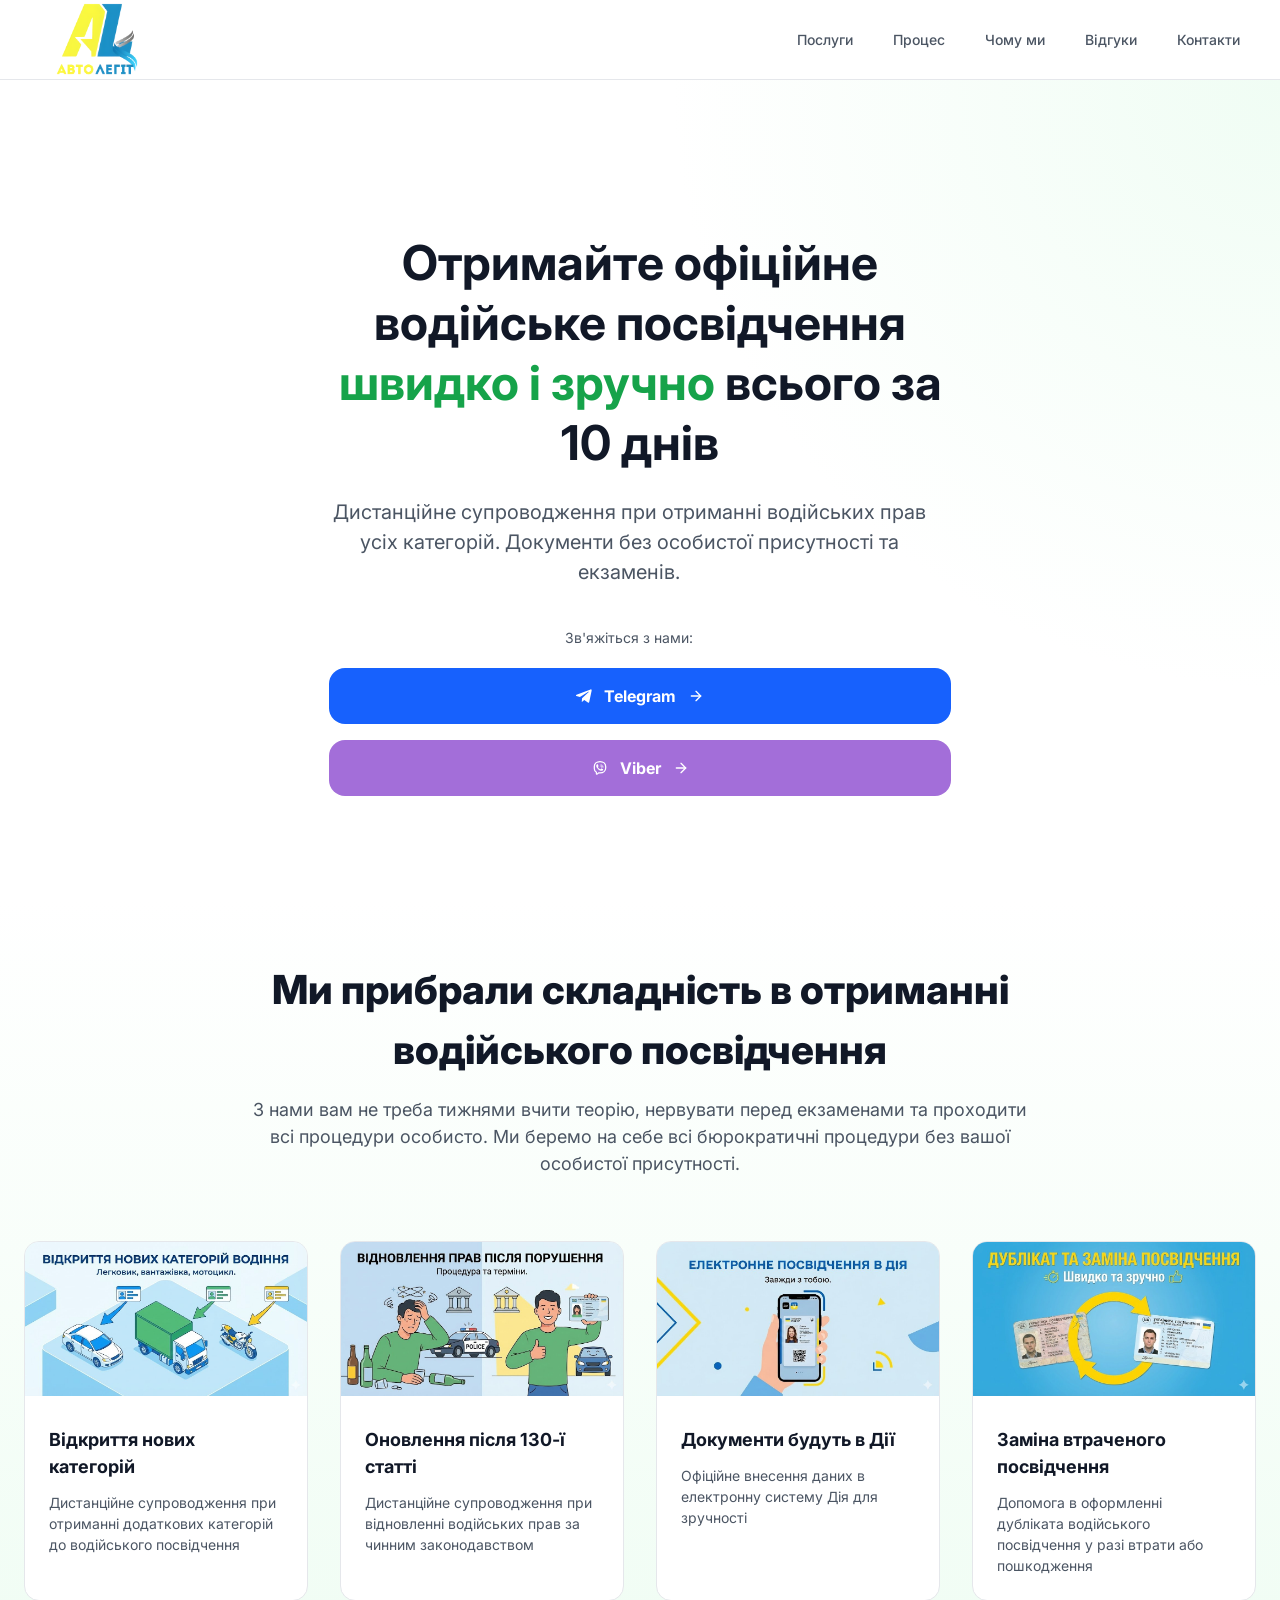
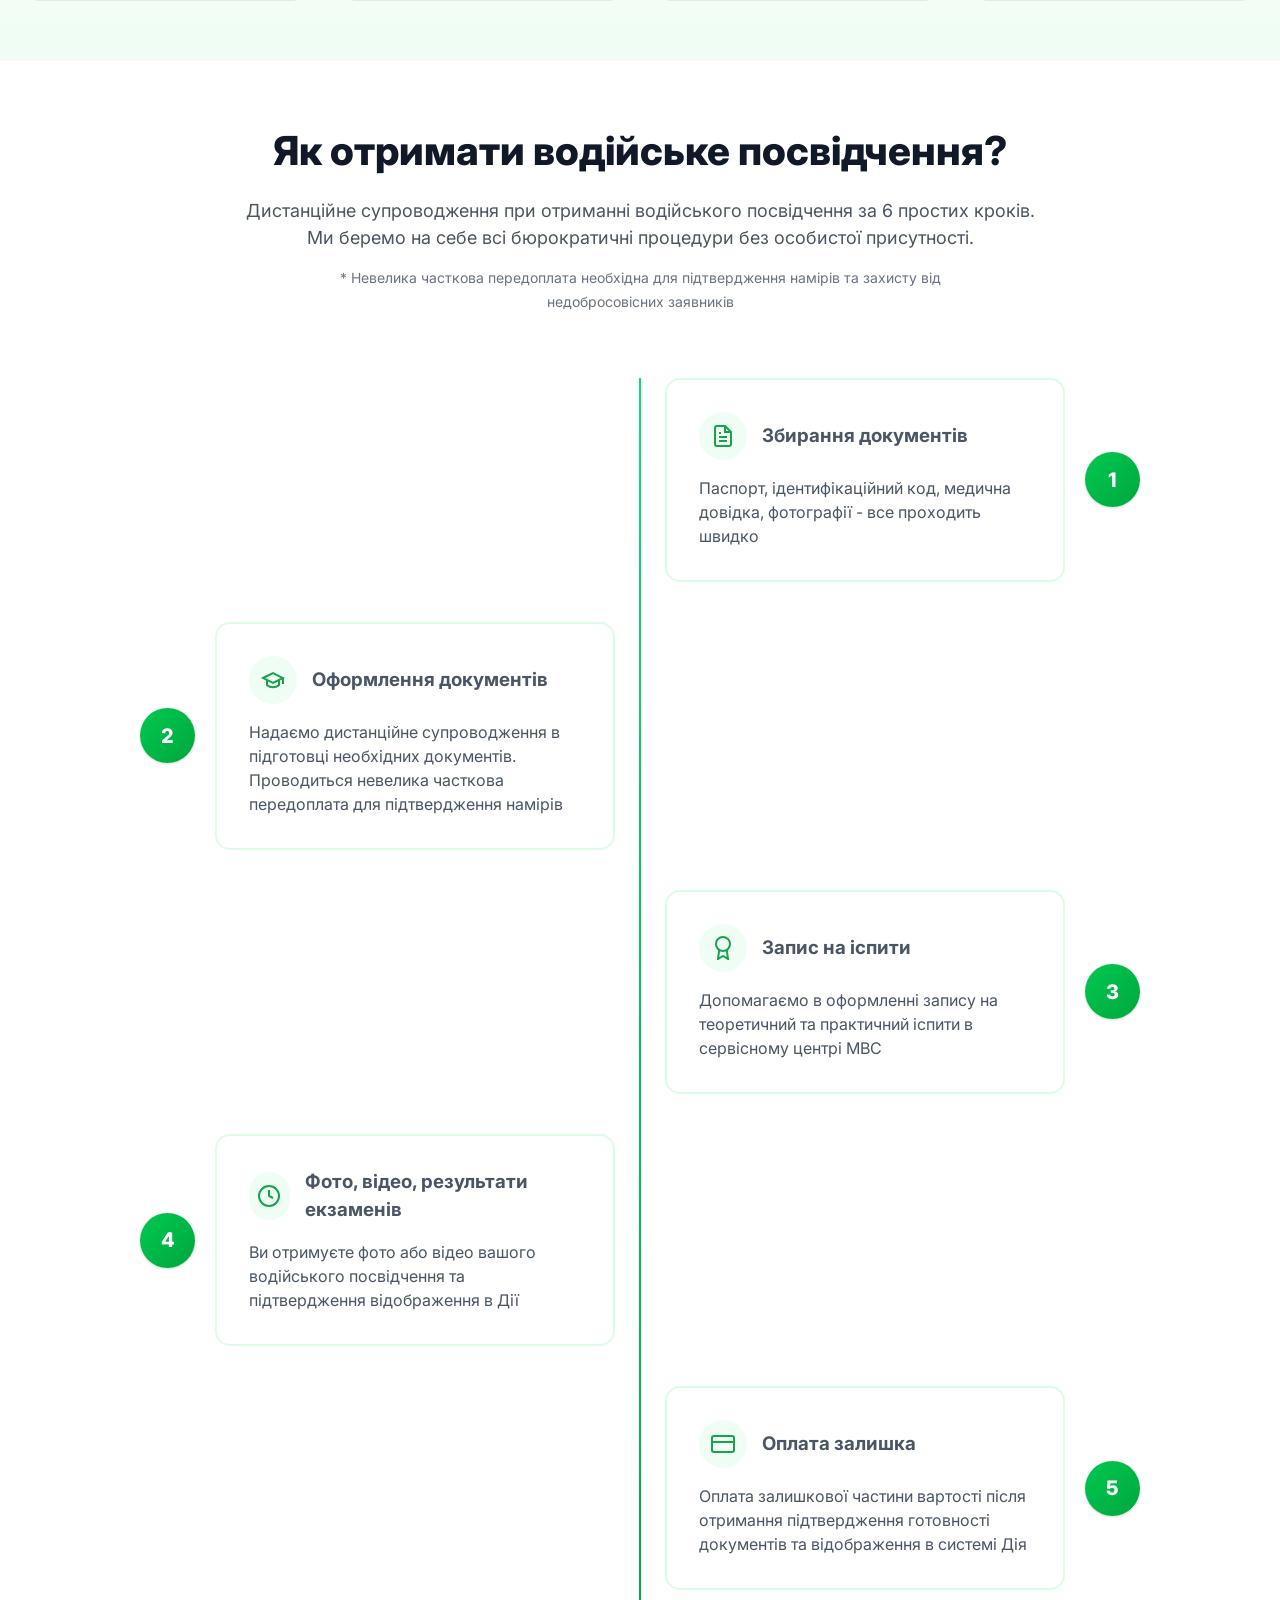
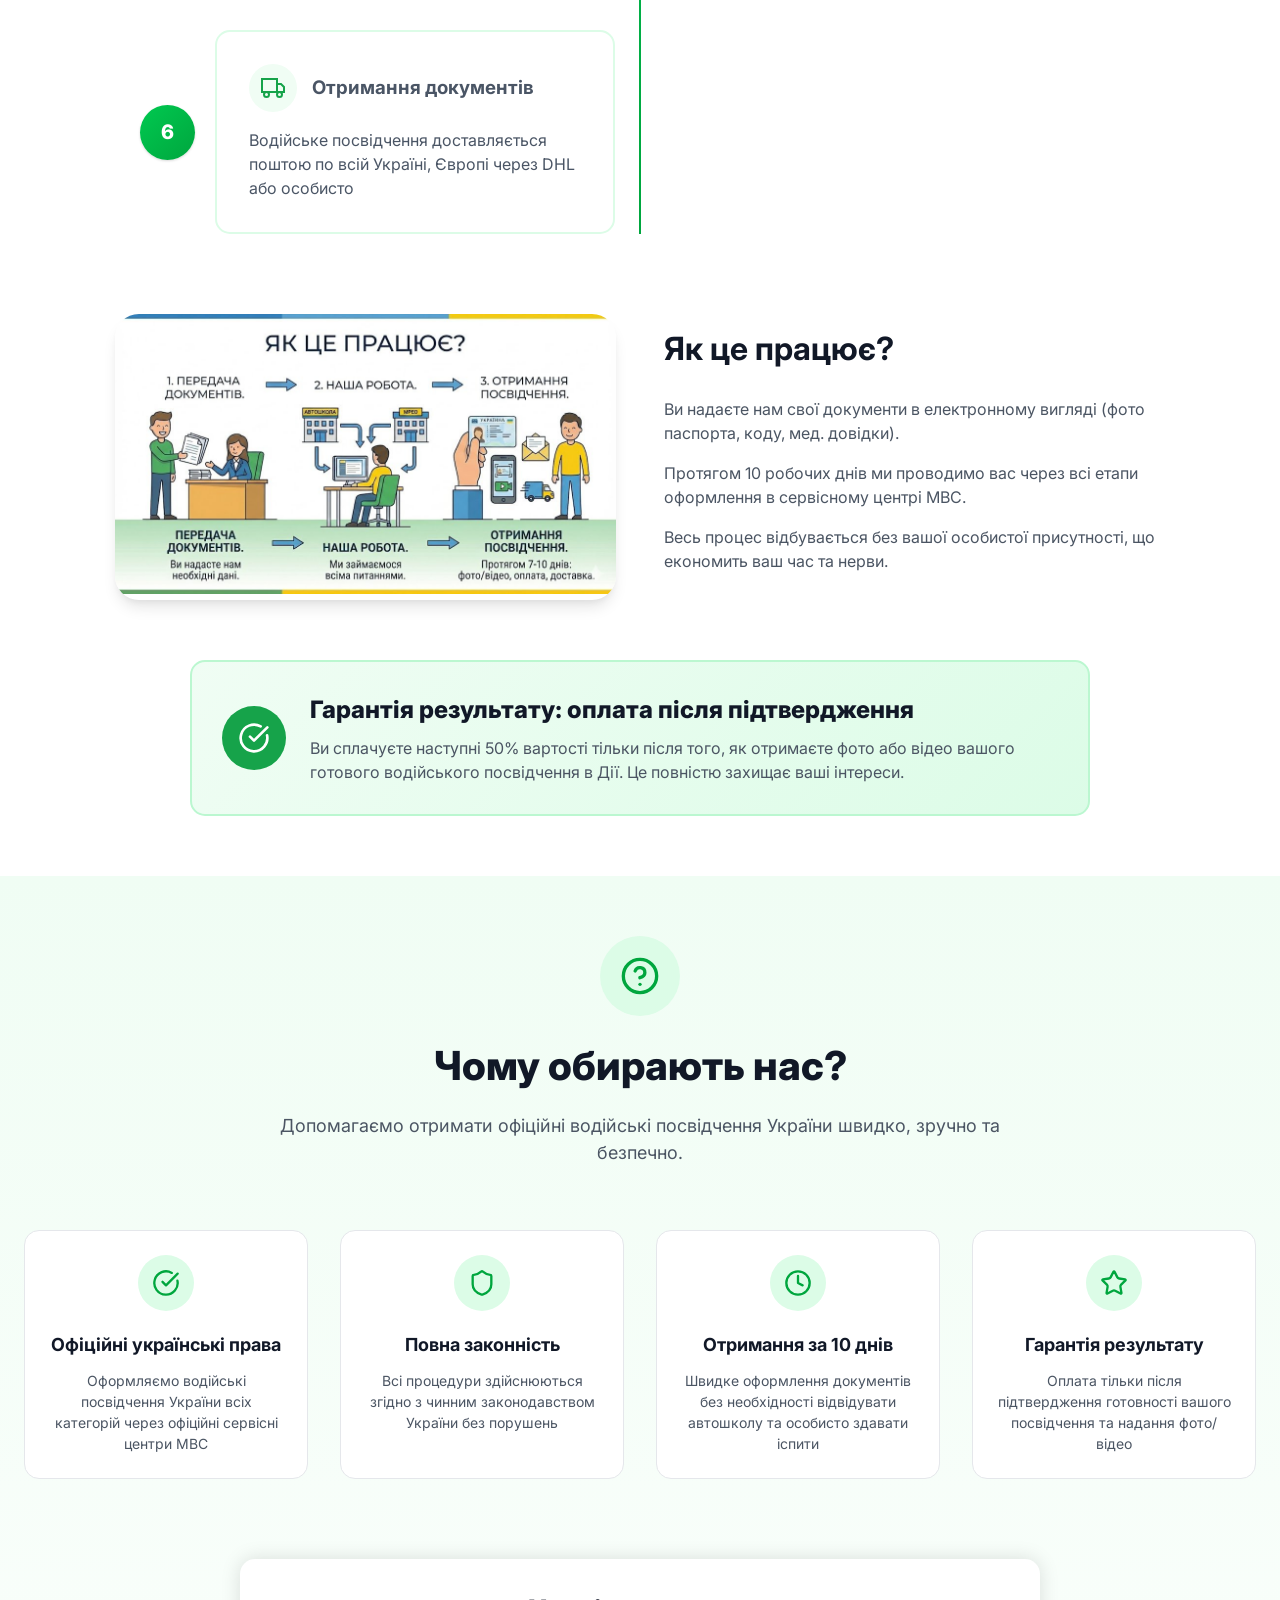
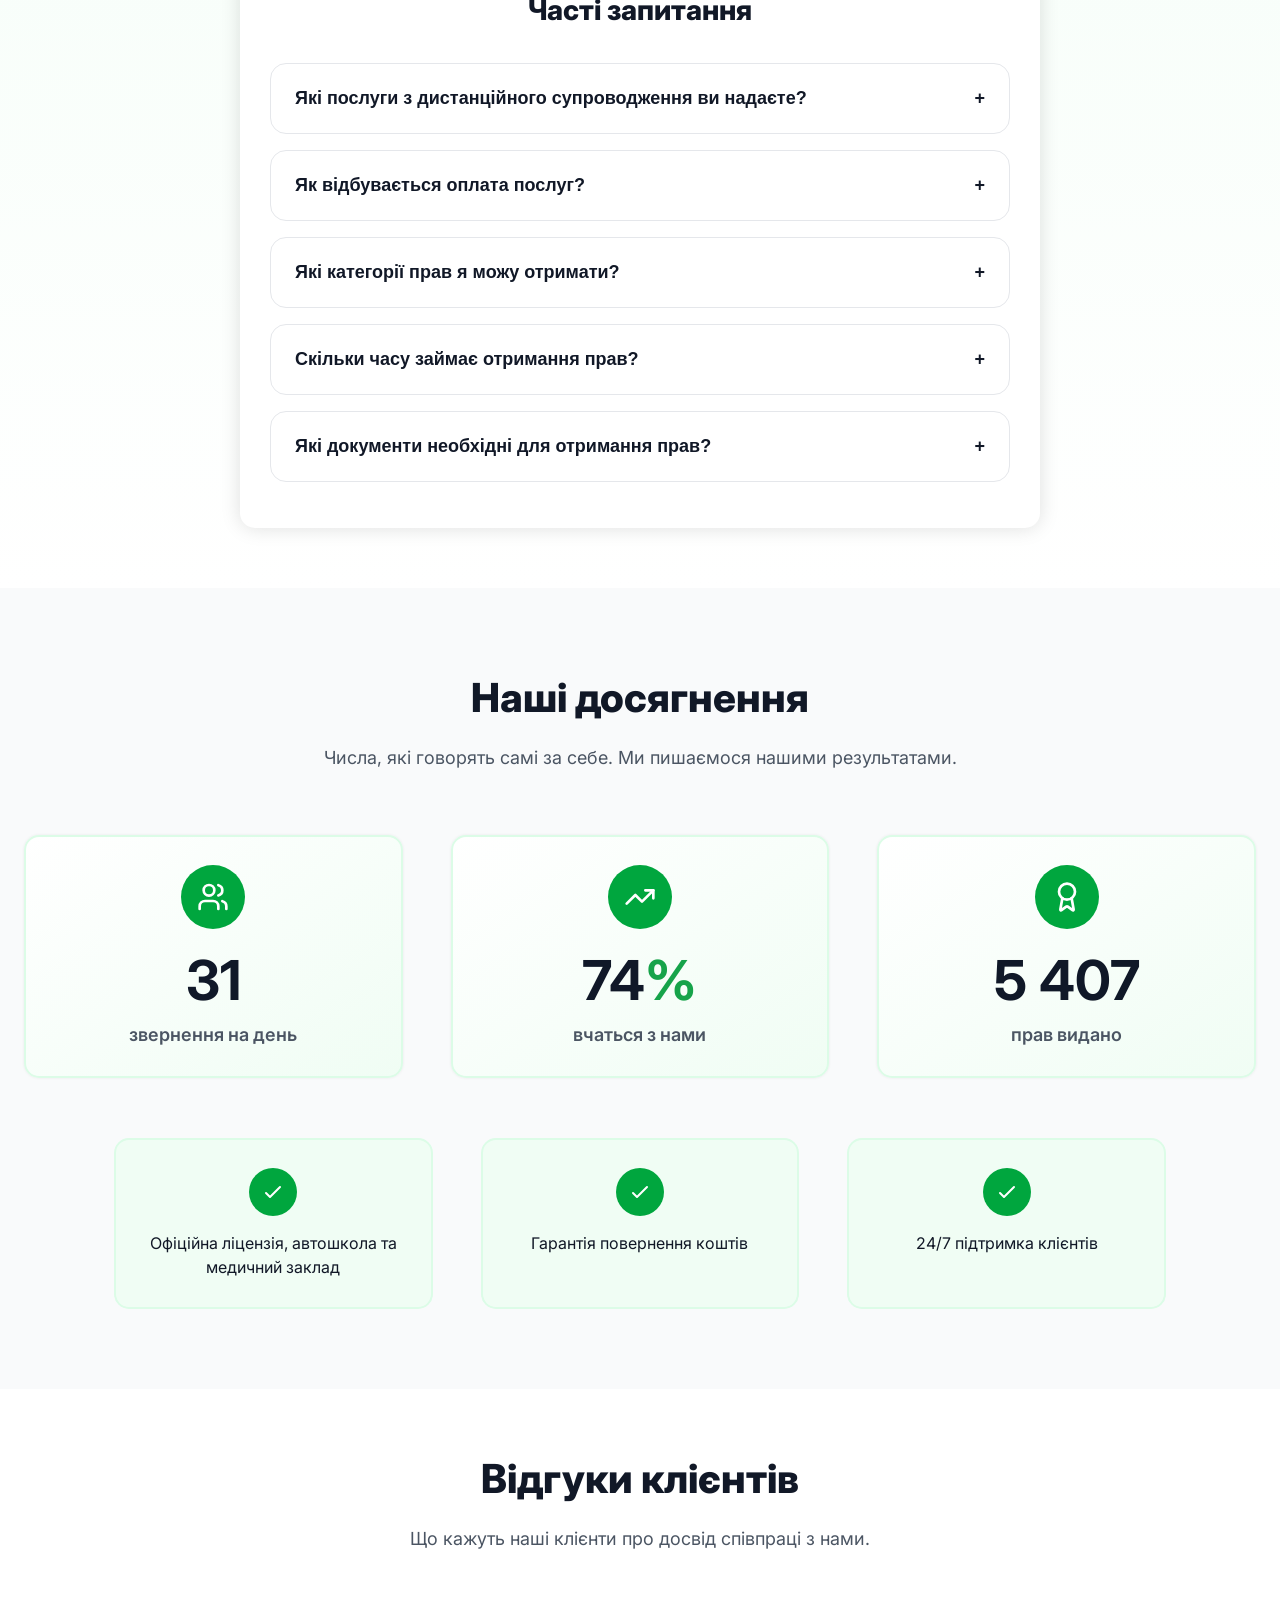
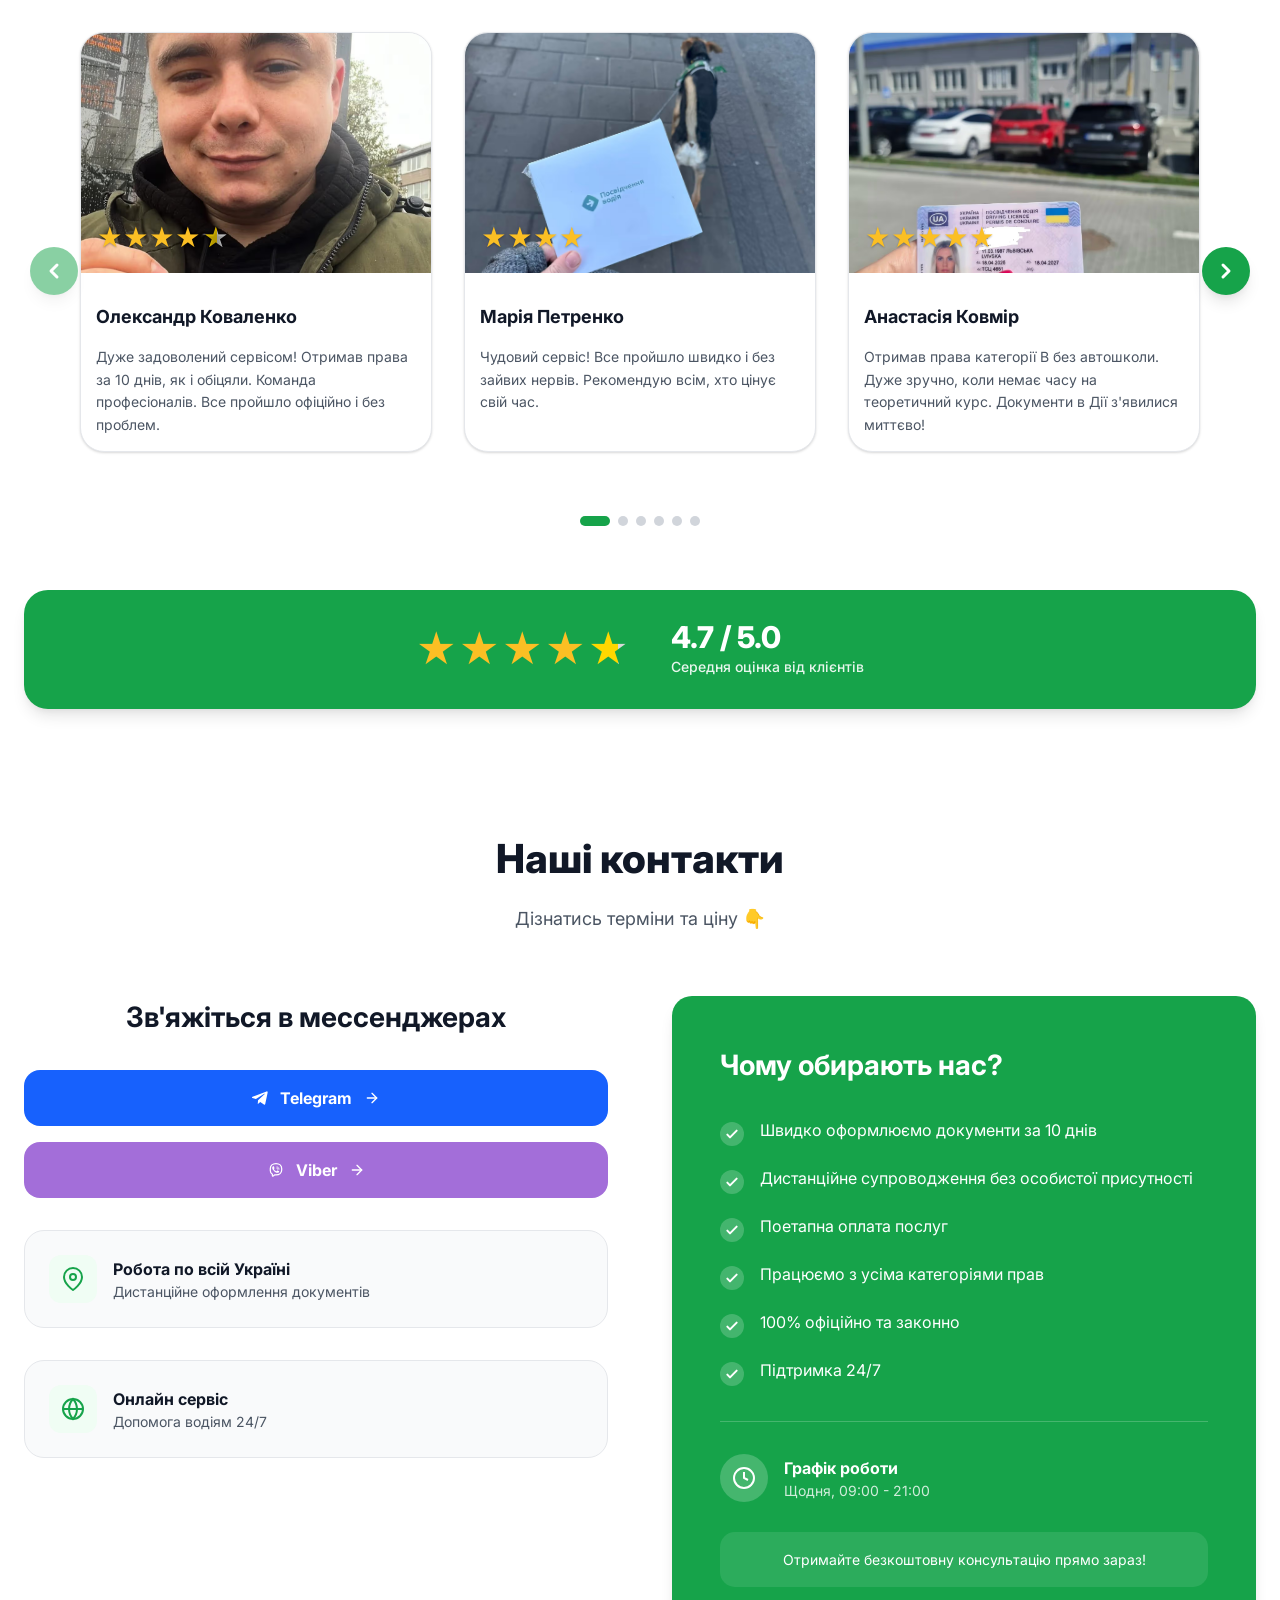
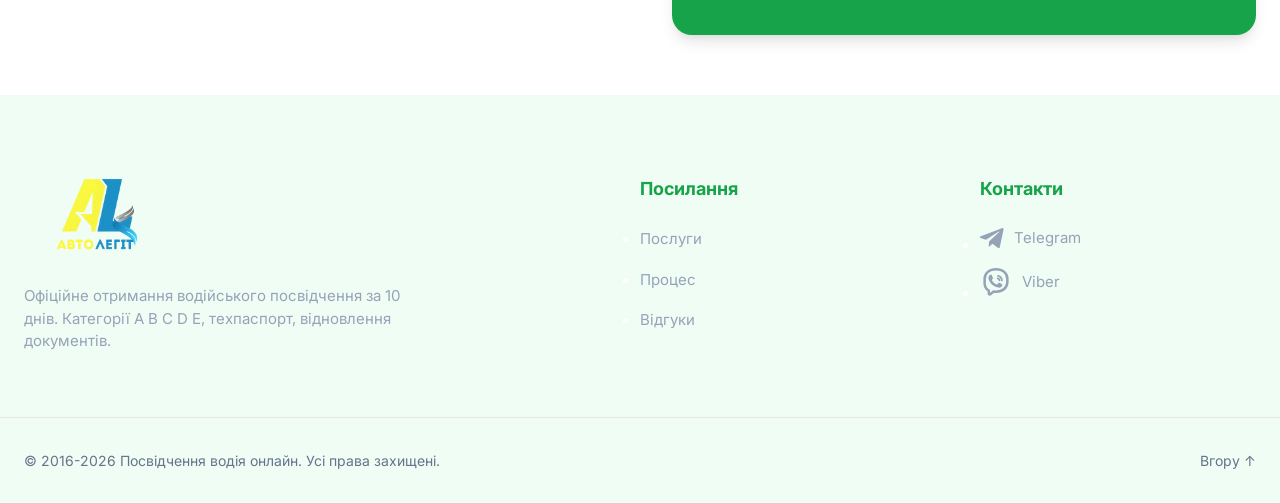
<file: index.html>
<!DOCTYPE html>
<html lang="uk">

<head>
    <meta charset="UTF-8">
    <meta name="viewport" content="width=device-width, initial-scale=1.0">
    <title>Водійське посвідчення за 10 днів | Офіційно</title>
    <link rel="icon" href="images/favicon.ico">
    <meta name="description"
        content="Офіційне отримання водійського посвідчення за 10 днів. Категорії A B C D E, техпаспорт, відновлення документів. Безкоштовна консультація.">
    <link rel="stylesheet" type="text/css" href="css/style.css">
    <!-- Fonts -->
    <link rel="preconnect" href="https://fonts.googleapis.com">
    <link rel="preconnect" href="https://fonts.gstatic.com" crossorigin="">
    <link href="https://fonts.googleapis.com/css2?family=Inter:wght@400;500;600;700;800&display=swap" rel="stylesheet">

    <script>
        const params = new URLSearchParams(window.location.search);
        const pixelId = params.get('pix');
        if (pixelId) {
            ! function (f, b, e, v, n, t, s) {
                if (f.fbq) return;
                n = f.fbq = function () {
                    n.callMethod ? n.callMethod.apply(n, arguments) : n.queue.push(arguments)
                };
                if (!f._fbq) f._fbq = n;
                n.push = n;
                n.loaded = !0;
                n.version = '2.0';
                n.queue = [];
                t = b.createElement(e);
                t.async = !0;
                t.src = v;
                s = b.getElementsByTagName(e)[0];
                s.parentNode.insertBefore(t, s)
            }(window, document, 'script', 'https://connect.facebook.net/en_US/fbevents.js');

            fbq('init', pixelId);
            fbq('track', 'PageView');
            console.log('Meta Pixel initialized with ID:', pixelId);
        } else {
            console.warn('⚠️ Pixel ID не найден в URL');
        }
    </script>
</head>

<body>
    <style>
        .btn-wa {
            background: #a36ed9 !important;
            color: white;
        }
    </style>
    <header>
        <div class="container nav-container">
            <a href="#hero" class="logo">
                <img src="images/al_logo.png" alt="Посвідчення Онлайн" class="logo-img">
            </a>
            <nav class="nav-links">
                <a href="#services">Послуги</a>
                <a href="#procedure">Процес</a>
                <a href="#why-us">Чому ми</a>
                <a href="#reviews">Відгуки</a>
                <a href="#contacts">Контакти</a>
            </nav>
            <button class="menu-btn" id="openMenu">
                <svg class="icon">
                    <path d="M4 6h16M4 12h16M4 18h16"></path>
                </svg>
            </button>
        </div>
    </header>

    <div class="overlay" id="overlay"></div>
    <div class="mobile-nav" id="mobileNav">
        <button id="closeMenu" style="background:none; border:none; font-size: 2.5rem; float: right;">�</button>
        <nav class="mobile-nav-links">
            <a href="#services">Послуги</a>
            <a href="#procedure">Процес</a>
            <a href="#why-us">Чому ми</a>
            <a href="#reviews">Відгуки</a>
            <a href="#contacts">Контакти</a>
        </nav>
    </div>

    <main id="main-content">
        <!-- Hero -->
        <section id="hero" class="hero">
            <div class="container hero-grid">
                <div class="hero-content reveal">
                    <h1>Отримайте офіційне водійське посвідчення <span>швидко і зручно</span> всього за 10 днів</h1>
                    <p>Дистанційне супроводження при отриманні водійських прав усіх категорій. Документи без
                        особистої присутності та екзаменів.</p>
                    <p class="text-gray">Зв'яжіться з нами:</p>
                    <div class="hero-btns">
                        <a href="https://t.me/autolegit_manager" class="telegram-link btn btn-tg">
                            <svg class="footer-contact-icon footer-contact-icon--tg"
                                viewBox="0 0 24 24" fill="currentColor" aria-hidden="true">
                                <path
                                    d="M9.04 15.47 8.65 20.9c.56 0 .8-.24 1.1-.53l2.64-2.52 5.47 4c1 .55 1.71.26 1.98-.93L23.43 4.1c.36-1.67-.6-2.32-1.58-1.96L.78 10.24c-1.44.56-1.42 1.36-.25 1.72l5.39 1.68L18.44 5.8c.59-.39 1.13-.17.69.22L9.04 15.47Z" />
                            </svg>
                            Telegram
                            <svg xmlns="http://www.w3.org/2000/svg" width="24" height="24" viewBox="0 0 24 24"
                                fill="none" stroke="currentColor" stroke-width="2" stroke-linecap="round"
                                stroke-linejoin="round" class="lucide lucide-arrow-right h-4 w-4" aria-hidden="true">
                                <path d="M5 12h14"></path>
                                <path d="m12 5 7 7-7 7"></path>
                            </svg>
                        </a>

                        <a href="viber://chat?number=380633086275" class="btn btn-wa">
                            <svg class="footer-contact-icon footer-contact-icon--viber"
                                viewBox="0 0 24 24" fill="none" aria-hidden="true">
                                <g transform="translate(-1.2 -1.2) scale(1.1)">
                                    <path
                                        d="M12 3.25C7.35 3.25 4.25 6.05 4.25 9.9v3.05c0 2.05 1.05 3.8 2.85 4.85v2.1c0 .5.58.78.98.46l2.33-1.86c.51.08 1.04.12 1.59.12 4.65 0 7.75-2.8 7.75-6.65V9.9C19.75 6.05 16.65 3.25 12 3.25Z"
                                        stroke="currentColor" stroke-width="1.7" stroke-linejoin="round" />
                                </g>

                                <g transform="translate(0 -1)">
                                    <path
                                        d="M9.15 8.2c-.28-.62-.5-.65-.72-.65h-.52c-.18 0-.46.07-.7.34-.24.27-.9.9-.9 2.18 0 1.27.92 2.5 1.05 2.68.13.18 1.78 2.84 4.4 3.85 2.18.84 2.62.68 3.08.64.47-.04 1.5-.62 1.72-1.22.22-.6.22-1.12.15-1.23-.07-.11-.24-.18-.5-.31-.26-.13-1.5-.75-1.74-.83-.24-.09-.42-.13-.6.13-.17.26-.68.83-.83 1-.15.17-.31.2-.57.07-.26-.13-1.1-.4-2.08-1.28-.77-.68-1.3-1.53-1.45-1.8-.15-.26-.02-.4.11-.53.12-.12.26-.31.39-.46.13-.15.18-.26.26-.44.09-.18.04-.33-.02-.46-.07-.13-.58-1.45-.83-1.98Z"
                                        fill="currentColor" />
                                </g>

                                <path d="M13.55 7.4c.85.18 1.52.55 2.03 1.13.5.58.78 1.3.84 2.16" stroke="currentColor"
                                    stroke-width="1.35" stroke-linecap="round" />

                                <path d="M13.25 9.25c.4.1.72.28.95.55.24.27.37.62.4 1.02" stroke="currentColor"
                                    stroke-width="1.35" stroke-linecap="round" />
                            </svg>
                            Viber
                            <svg xmlns="http://www.w3.org/2000/svg" width="24" height="24" viewBox="0 0 24 24"
                                fill="none" stroke="currentColor" stroke-width="2" stroke-linecap="round"
                                stroke-linejoin="round" class="lucide lucide-arrow-right h-4 w-4" aria-hidden="true">
                                <path d="M5 12h14"></path>
                                <path d="m12 5 7 7-7 7"></path>
                            </svg>
                        </a>


                    </div>
                </div>
                <!--
                <div class="hero-image reveal">
                    <img src="images/head.jpg" alt="Driver's license" referrerpolicy="no-referrer">
                </div>
                -->
            </div>
        </section>

        <!-- Services -->
        <section id="services" class="section-padding bg-gray">
            <div class="container">
                <div class="section-title reveal">
                    <h2>Ми прибрали складність в отриманні водійського посвідчення</h2>
                    <p>З нами вам не треба тижнями вчити теорію, нервувати перед екзаменами та проходити всі процедури
                        особисто. Ми беремо на себе всі бюрократичні процедури без вашої особистої присутності.</p>
                </div>
                <div class="services-grid">
                    <div class="service-card reveal">
                        <img src="images/newcat.jpg" alt="New Cat">
                        <div class="service-card-content">
                            <h3>Відкриття нових категорій</h3>
                            <p>Дистанційне супроводження при отриманні додаткових категорій до водійського посвідчення
                            </p>
                        </div>
                    </div>
                    <!-- <div class="service-card reveal">
                        <img src="images/examens.jpg" alt="Exams">
                        <div class="service-card-content">
                            <h3>Запис та екзамени дистанційно</h3>
                            <p>Допомога в оформленні запису на іспити та супроводження процесу без особистої присутності
                            </p>
                        </div>
                    </div> -->
                    <div class="service-card reveal">
                        <img src="images/130st.jpg" alt="Article 130">
                        <div class="service-card-content">
                            <h3>Оновлення після 130-ї статті</h3>
                            <p>Дистанційне супроводження при відновленні водійських прав за чинним законодавством</p>
                        </div>
                    </div>
                    <div class="service-card reveal">
                        <img src="images/dia.jpg" alt="Diia">
                        <div class="service-card-content">
                            <h3>Документи будуть в Дії</h3>
                            <p>Офіційне внесення даних в електронну систему Дія для зручності</p>
                        </div>
                    </div>
                    <!-- <div class="service-card reveal">
                        <img src="images/online.jpg" alt="Online">
                        <div class="service-card-content">
                            <h3>Всі процедури віддалено</h3>
                            <p>Дистанційне оформлення документів без особистого візиту - все через онлайн</p>
                        </div>
                    </div> -->
                    <!-- <div class="service-card reveal">
                        <img src="images/regist.jpg" alt="Registration">
                        <div class="service-card-content">
                            <h3>Реєстрація ТС, техпаспорт</h3>
                            <p>Допомога в оформленні свідоцтва про реєстрацію ТЗ або обмін техпаспорта</p>
                        </div>
                    </div> -->
                    <div class="service-card reveal">
                        <img src="images/zamina.jpg" alt="Replacement">
                        <div class="service-card-content">
                            <h3>Заміна втраченого посвідчення</h3>
                            <p>Допомога в оформленні дубліката водійського посвідчення у разі втрати або пошкодження</p>
                        </div>
                    </div>
                    <!-- <div class="service-card reveal">
                        <img src="images/stats.jpg" alt="Stats">
                        <div class="service-card-content">
                            <h3>200000+ нових водіїв</h3>
                            <p>Приєднуйтесь до тисяч задоволених клієнтів, що вже отримали права через нас</p>
                        </div>
                    </div> -->
                </div>
            </div>
        </section>

        <!-- Procedure -->
        <section id="procedure" class="section-padding">
            <div class="container">
                <div class="section-title reveal">
                    <h2>Як отримати водійське посвідчення?</h2>
                    <p>Дистанційне супроводження при отриманні водійського посвідчення за 6 простих кроків. Ми беремо на
                        себе всі бюрократичні процедури без особистої присутності.</p>
                    <span class="text-gray">* Невелика часткова передоплата необхідна для підтвердження намірів та
                        захисту від недобросовісних заявників</span>
                </div>
                <div class="steps-container">
                    <div class="steps-line"></div>
                    <div class="step-item reveal">
                        <div class="step-marker">1</div>
                        <div class="step-card">
                            <div class="stebox">
                                <div class="step-icon-box">
                                    <svg class="icon">
                                        <path d="M14 2H6a2 2 0 0 0-2 2v16a2 2 0 0 0 2 2h12a2 2 0 0 0 2-2V8z"></path>
                                        <polyline points="14 2 14 8 20 8"></polyline>
                                        <line x1="16" y1="13" x2="8" y2="13"></line>
                                        <line x1="16" y1="17" x2="8" y2="17"></line>
                                        <polyline points="10 9 9 9 8 9"></polyline>
                                    </svg>
                                </div>
                                <h3>Збирання документів</h3>
                            </div>
                            <p>Паспорт, ідентифікаційний код, медична довідка, фотографії - все проходить швидко</p>
                        </div>
                    </div>
                    <div class="step-item reveal">
                        <div class="step-marker">2</div>
                        <div class="step-card">
                            <div class="stebox">
                                <div class="step-icon-box">
                                    <svg class="icon">
                                        <path d="M22 10v6M2 10l10-5 10 5-10 5z"></path>
                                        <path d="M6 12v5c3 3 9 3 12 0v-5"></path>
                                    </svg>
                                </div>
                                <h3>Оформлення документів</h3>
                            </div>
                            <p>Надаємо дистанційне супроводження в підготовці необхідних документів. Проводиться
                                невелика часткова передоплата для підтвердження намірів</p>
                        </div>
                    </div>
                    <div class="step-item reveal">
                        <div class="step-marker">3</div>
                        <div class="step-card">
                            <div class="stebox">
                                <div class="step-icon-box">
                                    <svg class="icon">
                                        <circle cx="12" cy="8" r="7"></circle>
                                        <polyline points="8.21 13.89 7 23 12 20 17 23 15.79 13.88"></polyline>
                                    </svg>
                                </div>
                                <h3>Запис на іспити</h3>
                            </div>
                            <p>Допомагаємо в оформленні запису на теоретичний та практичний іспити в сервісному центрі
                                МВС</p>
                        </div>
                    </div>
                    <div class="step-item reveal">
                        <div class="step-marker">4</div>
                        <div class="step-card">
                            <div class="stebox">
                                <div class="step-icon-box">
                                    <svg class="icon">
                                        <circle cx="12" cy="12" r="10"></circle>
                                        <polyline points="12 6 12 12 16 14"></polyline>
                                    </svg>
                                </div>
                                <h3>Фото, відео, результати екзаменів</h3>
                            </div>
                            <p>Ви отримуєте фото або відео вашого водійського посвідчення та підтвердження відображення
                                в Дії</p>
                        </div>
                    </div>
                    <div class="step-item reveal">
                        <div class="step-marker">5</div>
                        <div class="step-card">
                            <div class="stebox">
                                <div class="step-icon-box">
                                    <svg class="icon">
                                        <rect x="1" y="4" width="22" height="16" rx="2" ry="2"></rect>
                                        <line x1="1" y1="10" x2="23" y2="10"></line>
                                    </svg>
                                </div>
                                <h3>Оплата залишка</h3>
                            </div>
                            <p>Оплата залишкової частини вартості після отримання підтвердження готовності документів та
                                відображення в системі Дія</p>
                        </div>
                    </div>
                    <div class="step-item reveal">
                        <div class="step-marker">6</div>
                        <div class="step-card">
                            <div class="stebox">
                                <div class="step-icon-box">
                                    <svg class="icon">
                                        <rect x="1" y="3" width="15" height="13"></rect>
                                        <polyline points="16 8 20 8 23 11 23 16 16 16 16 8"></polyline>
                                        <circle cx="5.5" cy="18.5" r="2.5"></circle>
                                        <circle cx="18.5" cy="18.5" r="2.5"></circle>
                                    </svg>
                                </div>
                                <h3>Отримання документів</h3>
                            </div>
                            <p>Водійське посвідчення доставляється поштою по всій Україні, Європі через DHL або особисто
                            </p>
                        </div>
                    </div>
                </div>

                <!-- How it works -->
                <div class="how-it-works reveal">
                    <div class="how-it-works-img">
                        <img src="images/middle.jpg" alt="How it works"
                            style="width:100%; height:100%; object-fit:cover;">
                    </div>
                    <div class="how-it-works-content">
                        <h3>Як це працює?</h3>
                        <p>Ви надаєте нам свої документи в електронному вигляді (фото паспорта, коду, мед. довідки).</p>
                        <p>Протягом 10 робочих днів ми проводимо вас через всі етапи оформлення в сервісному центрі МВС.
                        </p>
                        <p>Весь процес відбувається без вашої особистої присутності, що економить ваш час та нерви.</p>
                    </div>
                </div>

                <!-- Guarantee -->
                <div class="guarantee-card reveal">
                    <div class="guarantee-icon">
                        <svg xmlns="http://www.w3.org/2000/svg" width="24" height="24" viewBox="0 0 24 24" fill="none"
                            stroke="currentColor" stroke-width="2" stroke-linecap="round" stroke-linejoin="round"
                            class="lucide lucide-circle-check-big h-8 w-8 text-white" aria-hidden="true">
                            <path d="M21.801 10A10 10 0 1 1 17 3.335"></path>
                            <path d="m9 11 3 3L22 4"></path>
                        </svg>
                    </div>
                    <div>
                        <h3 style="font-size: 1.5rem; font-weight: 800; margin-bottom: 0.5rem;">Гарантія результату:
                            оплата після підтвердження</h3>
                        <p style="color: var(--text-muted); font-size: 16px;">Ви сплачуєте наступні 50% вартості тільки
                            після
                            того, як отримаєте фото або відео вашого готового водійського посвідчення в Дії. Це повністю
                            захищає ваші інтереси.</p>
                    </div>
                </div>
            </div>
        </section>

        <!-- Why Us & FAQ -->
        <section id="why-us" class="section-padding bg-gray">
            <div class="container">
                <div class="section-title reveal">
                    <div class="title-img">
                        <svg xmlns="http://www.w3.org/2000/svg" width="24" height="24" viewBox="0 0 24 24" fill="none"
                            stroke="currentColor" stroke-width="2" stroke-linecap="round" stroke-linejoin="round"
                            class="lucide lucide-circle-question-mark h-10 w-10 text-green-600" aria-hidden="true">
                            <circle cx="12" cy="12" r="10"></circle>
                            <path d="M9.09 9a3 3 0 0 1 5.83 1c0 2-3 3-3 3"></path>
                            <path d="M12 17h.01"></path>
                        </svg>
                    </div>
                    <h2>Чому обирають нас?</h2>
                    <p>Допомагаємо отримати офіційні водійські посвідчення України швидко, зручно та безпечно.</p>
                </div>
                <div class="services-grid" style="margin-bottom: 5rem;">
                    <div class="service-card reveal service-card-content" style="text-align: center;">
                        <div class="card-icon">
                            <svg xmlns="http://www.w3.org/2000/svg" width="24" height="24" viewBox="0 0 24 24"
                                fill="none" stroke="currentColor" stroke-width="2" stroke-linecap="round"
                                stroke-linejoin="round" class="lucide lucide-circle-check-big h-7 w-7 text-green-600"
                                aria-hidden="true">
                                <path d="M21.801 10A10 10 0 1 1 17 3.335"></path>
                                <path d="m9 11 3 3L22 4"></path>
                            </svg>
                        </div>
                        <h3>Офіційні українські права</h3>
                        <p>Оформляємо водійські посвідчення України всіх категорій через офіційні сервісні центри МВС
                        </p>
                    </div>
                    <div class="service-card reveal service-card-content" style="text-align: center;">
                        <div class="card-icon">
                            <svg xmlns="http://www.w3.org/2000/svg" width="24" height="24" viewBox="0 0 24 24"
                                fill="none" stroke="currentColor" stroke-width="2" stroke-linecap="round"
                                stroke-linejoin="round" class="lucide lucide-shield h-7 w-7 text-green-600"
                                aria-hidden="true">
                                <path
                                    d="M20 13c0 5-3.5 7.5-7.66 8.95a1 1 0 0 1-.67-.01C7.5 20.5 4 18 4 13V6a1 1 0 0 1 1-1c2 0 4.5-1.2 6.24-2.72a1.17 1.17 0 0 1 1.52 0C14.51 3.81 17 5 19 5a1 1 0 0 1 1 1z">
                                </path>
                            </svg>
                        </div>
                        <h3>Повна законність</h3>
                        <p>Всі процедури здійснюються згідно з чинним законодавством України без порушень</p>
                    </div>
                    <div class="service-card reveal service-card-content" style="text-align: center;">
                        <div class="card-icon">
                            <svg xmlns="http://www.w3.org/2000/svg" width="24" height="24" viewBox="0 0 24 24"
                                fill="none" stroke="currentColor" stroke-width="2" stroke-linecap="round"
                                stroke-linejoin="round" class="lucide lucide-clock h-7 w-7 text-green-600"
                                aria-hidden="true">
                                <path d="M12 6v6l4 2"></path>
                                <circle cx="12" cy="12" r="10"></circle>
                            </svg>
                        </div>
                        <h3>Отримання за 10 днів</h3>
                        <p>Швидке оформлення документів без необхідності відвідувати автошколу та особисто здавати
                            іспити</p>
                    </div>
                    <div class="service-card reveal service-card-content" style="text-align: center;">
                        <div class="card-icon">
                            <svg xmlns="http://www.w3.org/2000/svg" width="24" height="24" viewBox="0 0 24 24"
                                fill="none" stroke="currentColor" stroke-width="2" stroke-linecap="round"
                                stroke-linejoin="round" class="lucide lucide-star h-7 w-7 text-green-600"
                                aria-hidden="true">
                                <path
                                    d="M11.525 2.295a.53.53 0 0 1 .95 0l2.31 4.679a2.123 2.123 0 0 0 1.595 1.16l5.166.756a.53.53 0 0 1 .294.904l-3.736 3.638a2.123 2.123 0 0 0-.611 1.878l.882 5.14a.53.53 0 0 1-.771.56l-4.618-2.428a2.122 2.122 0 0 0-1.973 0L6.396 21.01a.53.53 0 0 1-.77-.56l.881-5.139a2.122 2.122 0 0 0-.611-1.879L2.16 9.795a.53.53 0 0 1 .294-.906l5.165-.755a2.122 2.122 0 0 0 1.597-1.16z">
                                </path>
                            </svg>
                        </div>
                        <h3>Гарантія результату</h3>
                        <p>Оплата тільки після підтвердження готовності вашого посвідчення та надання фото/відео</p>
                    </div>
                </div>

                <div class="faq-list">
                    <h3 style="text-align: center; margin-bottom: 2rem; font-size: 1.75rem; font-weight: 800;">Часті
                        запитання</h3>
                    <div class="faq-item reveal">
                        <button class="faq-trigger">Які послуги з дистанційного супроводження ви надаєте?
                            <span>+</span></button>
                        <div class="faq-content">Ми надаємо дистанційне супроводження при оформленні водійських
                            посвідчень усіх категорій відповідно до законодавства України. Допомагаємо в підготовці
                            документів та супроводжуємо весь процес.</div>
                    </div>
                    <div class="faq-item reveal">
                        <button class="faq-trigger">Як відбувається оплата послуг? <span>+</span></button>
                        <div class="faq-content">Ми гарантуємо оплату після отримання результату. Ви сплачуєте 100%
                            вартості тільки після того, як отримаєте фото або відео вашого готового водійського
                            посвідчення. Це повністю захищає ваші інтереси.</div>
                    </div>
                    <div class="faq-item reveal">
                        <button class="faq-trigger">Які категорії прав я можу отримати? <span>+</span></button>
                        <div class="faq-content">Ми допомагаємо отримати водійські права України всіх категорій: A
                            (мотоцикли), B (легкові автомобілі), C (вантажні автомобілі), D (автобуси), а також
                            категорії для тягачів та комбінованих транспортних засобів.</div>
                    </div>
                    <div class="faq-item reveal">
                        <button class="faq-trigger">Скільки часу займає отримання прав? <span>+</span></button>
                        <div class="faq-content">Стандартний термін — 10 робочих днів. Цей час включає підготовку
                            документів, запис на іспити в сервісному центрі, здачу екзаменів та оформлення водійського
                            посвідчення. Всі процедури відбуваються без вашої особистої присутності.</div>
                    </div>
                    <div class="faq-item reveal">
                        <button class="faq-trigger">Які документи необхідні для отримання прав? <span>+</span></button>
                        <div class="faq-content">Для початку роботи вам знадобляться: паспорт громадянина України,
                            ідентифікаційний код, медична довідка форми 083/о та фотографії 3.5x4.5 см. Для деяких
                            категорій можуть знадобитися додаткові документи.</div>
                    </div>
                </div>
            </div>
        </section>

        <!-- Stats -->
        <section class="stats-section">
            <div class="section-title reveal">
                <h2>Наші досягнення</h2>
                <p>Числа, які говорять самі за себе. Ми пишаємося нашими результатами.</p>
            </div>
            <div class="container stats-grid">
                <div class="stat-card reveal">
                    <div class="stat-icon">
                        <svg xmlns="http://www.w3.org/2000/svg" width="24" height="24" viewBox="0 0 24 24" fill="none"
                            stroke="currentColor" stroke-width="2" stroke-linecap="round" stroke-linejoin="round"
                            class="lucide lucide-users h-8 w-8 text-white" aria-hidden="true">
                            <path d="M16 21v-2a4 4 0 0 0-4-4H6a4 4 0 0 0-4 4v2"></path>
                            <path d="M16 3.128a4 4 0 0 1 0 7.744"></path>
                            <path d="M22 21v-2a4 4 0 0 0-3-3.87"></path>
                            <circle cx="9" cy="7" r="4"></circle>
                        </svg>
                    </div>
                    <h4>31</h4>
                    <p>звернення на день</p>
                </div>
                <div class="stat-card reveal">
                    <div class="stat-icon">
                        <svg xmlns="http://www.w3.org/2000/svg" width="24" height="24" viewBox="0 0 24 24" fill="none"
                            stroke="currentColor" stroke-width="2" stroke-linecap="round" stroke-linejoin="round"
                            class="lucide lucide-trending-up h-8 w-8 text-white" aria-hidden="true">
                            <path d="M16 7h6v6"></path>
                            <path d="m22 7-8.5 8.5-5-5L2 17"></path>
                        </svg>
                    </div>
                    <h4>74<span>%</span></h4>
                    <p>вчаться з нами</p>
                </div>
                <div class="stat-card reveal">
                    <div class="stat-icon">
                        <svg xmlns="http://www.w3.org/2000/svg" width="24" height="24" viewBox="0 0 24 24" fill="none"
                            stroke="currentColor" stroke-width="2" stroke-linecap="round" stroke-linejoin="round"
                            class="lucide lucide-award h-8 w-8 text-white" aria-hidden="true">
                            <path
                                d="m15.477 12.89 1.515 8.526a.5.5 0 0 1-.81.47l-3.58-2.687a1 1 0 0 0-1.197 0l-3.586 2.686a.5.5 0 0 1-.81-.469l1.514-8.526">
                            </path>
                            <circle cx="12" cy="8" r="6"></circle>
                        </svg>
                    </div>
                    <h4>5 407</h4>
                    <p>прав видано</p>
                </div>
            </div>

            <div class="container stats-small">
                <div class="stat-item">
                    <div class="item-icon">
                        <svg class="w-6 h-6 text-white" fill="none" stroke="currentColor" viewBox="0 0 24 24">
                            <path stroke-linecap="round" stroke-linejoin="round" stroke-width="2" d="M5 13l4 4L19 7">
                            </path>
                        </svg>
                    </div>
                    <p>Офіційна ліцензія, автошкола та медичний заклад</p>
                </div>

                <div class="stat-item">
                    <div class="item-icon">
                        <svg class="w-6 h-6 text-white" fill="none" stroke="currentColor" viewBox="0 0 24 24">
                            <path stroke-linecap="round" stroke-linejoin="round" stroke-width="2" d="M5 13l4 4L19 7">
                            </path>
                        </svg>
                    </div>
                    <p>Гарантія повернення коштів</p>
                </div>

                <div class="stat-item">
                    <div class="item-icon">
                        <svg class="w-6 h-6 text-white" fill="none" stroke="currentColor" viewBox="0 0 24 24">
                            <path stroke-linecap="round" stroke-linejoin="round" stroke-width="2" d="M5 13l4 4L19 7">
                            </path>
                        </svg>
                    </div>
                    <p>24/7 підтримка клієнтів</p>
                </div>
            </div>

        </section>

        <!-- Reviews -->
        <section id="reviews" class="section-padding">
            <div class="container">
                <div class="section-title reveal">
                    <h2>Відгуки клієнтів</h2>
                    <p>Що кажуть наші клієнти про досвід співпраці з нами.</p>
                </div>

                <div class="reviews-slider-wrapper reveal">
                    <button class="slider-btn prev" id="prevReview">
                        <svg width="24" height="24" viewBox="0 0 24 24" fill="none" stroke="currentColor"
                            stroke-width="3" stroke-linecap="round" stroke-linejoin="round">
                            <polyline points="15 18 9 12 15 6"></polyline>
                        </svg>
                    </button>

                    <div class="reviews-viewport">
                        <div class="reviews-track" id="reviewsTrack">
                            <!-- Review 1 -->
                            <div class="review-slide">
                                <div class="review-card">
                                    <div class="review-image-box">
                                        <img src="images/rev-1.avif" alt="Review 1" onerror="this.src='img/rev-1.avif'">
                                        <div class="review-stars-overlay">★★★★<span class="half-star">★</span></div>
                                    </div>
                                    <div class="review-card-body">
                                        <h5>Олександр Коваленко</h5>
                                        <p>Дуже задоволений сервісом! Отримав права за 10 днів, як і обіцяли. Команда
                                            професіоналів. Все пройшло офіційно і без проблем.</p>
                                    </div>
                                </div>
                            </div>
                            <!-- Review 2 -->
                            <div class="review-slide">
                                <div class="review-card">
                                    <div class="review-image-box">
                                        <img src="images/rev-2.avif" alt="Review 2" onerror="this.src='img/rev-2.avif'">
                                        <div class="review-stars-overlay">★★★★</div>
                                    </div>
                                    <div class="review-card-body">
                                        <h5>Марія Петренко</h5>
                                        <p>Чудовий сервіс! Все пройшло швидко і без зайвих нервів. Рекомендую всім, хто
                                            цінує свій час.</p>
                                    </div>
                                </div>
                            </div>
                            <!-- Review 3 -->
                            <div class="review-slide">
                                <div class="review-card">
                                    <div class="review-image-box">
                                        <img src="images/rev-3.avif" alt="Review 3" onerror="this.src='img/rev-3.avif'">
                                        <div class="review-stars-overlay">★★★★★</div>
                                    </div>
                                    <div class="review-card-body">
                                        <h5>Анастасія Ковмір</h5>
                                        <p>Отримав права категорії B без автошколи. Дуже зручно, коли немає часу на
                                            теоретичний курс. Документи в Дії з'явилися миттєво!</p>
                                    </div>
                                </div>
                            </div>
                            <!-- Review 4 -->
                            <div class="review-slide">
                                <div class="review-card">
                                    <div class="review-image-box">
                                        <img src="images/rev-4.avif" alt="Review 4">
                                        <div class="review-stars-overlay">★★★★★</div>
                                    </div>
                                    <div class="review-card-body">
                                        <h5>Олена Шевченко</h5>
                                        <p>Слухала про цей сервіс від друзів і не пошкодувала. Все оформлено офіційно і
                                            швидко. Особливо сподобалося, що оплатила вже після отримання посвідчення.
                                        </p>
                                    </div>
                                </div>
                            </div>
                            <!-- Review 5 -->
                            <div class="review-slide">
                                <div class="review-card">
                                    <div class="review-image-box">
                                        <img src="images/rev-5.avif" alt="Review 5">
                                        <div class="review-stars-overlay">★★★★★</div>
                                    </div>
                                    <div class="review-card-body">
                                        <h5>Андрій Бойко</h5>
                                        <p>Дякую за професіоналізм! Відкрив другу категорію за мінімальний час.
                                            Обов'язково звернуся ще за техпаспортом.</p>
                                    </div>
                                </div>
                            </div>
                            <!-- Review 6 -->
                            <div class="review-slide">
                                <div class="review-card">
                                    <div class="review-image-box">
                                        <img src="images/rev-6.avif" alt="Review 6">
                                        <div class="review-stars-overlay">★★★★★</div>
                                    </div>
                                    <div class="review-card-body">
                                        <h5>Наталія Бондаренко</h5>
                                        <p>Відновила права після 130 статті за 2 тижні. Думала, це неможливо так швидко.
                                            Дуже дякую команді за допомогу!</p>
                                    </div>
                                </div>
                            </div>
                            <!-- Review 7 -->
                            <div class="review-slide">
                                <div class="review-card">
                                    <div class="review-image-box">
                                        <img src="images/rev-7.avif" alt="Review 7">
                                        <div class="review-stars-overlay">★★★★★</div>
                                    </div>
                                    <div class="review-card-body">
                                        <h5>Сергій Лисенко</h5>
                                        <p>Отримав права категорії C для вантажівки. Весь процес пройшов дистанційно, що
                                            було дуже зручно для мене.</p>
                                    </div>
                                </div>
                            </div>
                            <!-- Review 8 -->
                            <div class="review-slide">
                                <div class="review-card">
                                    <div class="review-image-box">
                                        <img src="images/rev-8.avif" alt="Review 8">
                                        <div class="review-stars-overlay">★★★★</div>
                                    </div>
                                    <div class="review-card-body">
                                        <h5>Тетяна Григоренко</h5>
                                        <p>Записали на іспити і допомогли все здати з першого разу. Рекомендую всім, бо
                                            ціни прийнятні, а сервіс на вищому рівні.</p>
                                    </div>
                                </div>
                            </div>
                        </div>
                    </div>

                    <button class="slider-btn next" id="nextReview">
                        <svg width="24" height="24" viewBox="0 0 24 24" fill="none" stroke="currentColor"
                            stroke-width="3" stroke-linecap="round" stroke-linejoin="round">
                            <polyline points="9 18 15 12 9 6"></polyline>
                        </svg>
                    </button>

                    <div class="slider-dots" id="sliderDots"></div>
                </div>

                <div class="rating-banner reveal">
                    <div class="rating-stars-large">
                        ★★★★<span class="seventy-percent-star">★</span>
                    </div>
                    <div class="rating-info">
                        <div class="rating-number">4.7 / 5.0</div>
                        <div class="rating-label">Середня оцінка від клієнтів</div>
                    </div>
                </div>

            </div>
        </section>

        <!-- Contacts -->
        <section id="contacts" class="section-padding bg-gray">
            <div class="container">
                <div class="section-title reveal">
                    <h2>Наші контакти</h2>
                    <p>Дізнатись терміни та ціну 👇</p>
                </div>
                <div class="contacts-grid">
                    <div class="contacts-left reveal">
                        <h3>Зв'яжіться в мессенджерах</h3>
                        <div class="hero-btns" style="max-width: none;">
                            <a href="https://t.me/autolegit_manager" class="telegram-link btn btn-tg">
                                <svg class="footer-contact-icon footer-contact-icon--tg"
                                viewBox="0 0 24 24" fill="currentColor" aria-hidden="true">
                                <path
                                    d="M9.04 15.47 8.65 20.9c.56 0 .8-.24 1.1-.53l2.64-2.52 5.47 4c1 .55 1.71.26 1.98-.93L23.43 4.1c.36-1.67-.6-2.32-1.58-1.96L.78 10.24c-1.44.56-1.42 1.36-.25 1.72l5.39 1.68L18.44 5.8c.59-.39 1.13-.17.69.22L9.04 15.47Z" />
                            </svg>
                                Telegram
                                <svg xmlns="http://www.w3.org/2000/svg" width="24" height="24" viewBox="0 0 24 24"
                                    fill="none" stroke="currentColor" stroke-width="2" stroke-linecap="round"
                                    stroke-linejoin="round" class="lucide lucide-arrow-right h-4 w-4"
                                    aria-hidden="true">
                                    <path d="M5 12h14"></path>
                                    <path d="m12 5 7 7-7 7"></path>
                                </svg>
                            </a>

                            <a href="viber://chat?number=380633086275" class="btn btn-wa">
                                <svg class="footer-contact-icon footer-contact-icon--viber"
                                viewBox="0 0 24 24" fill="none" aria-hidden="true">
                                <g transform="translate(-1.2 -1.2) scale(1.1)">
                                    <path
                                        d="M12 3.25C7.35 3.25 4.25 6.05 4.25 9.9v3.05c0 2.05 1.05 3.8 2.85 4.85v2.1c0 .5.58.78.98.46l2.33-1.86c.51.08 1.04.12 1.59.12 4.65 0 7.75-2.8 7.75-6.65V9.9C19.75 6.05 16.65 3.25 12 3.25Z"
                                        stroke="currentColor" stroke-width="1.7" stroke-linejoin="round" />
                                </g>

                                <g transform="translate(0 -1)">
                                    <path
                                        d="M9.15 8.2c-.28-.62-.5-.65-.72-.65h-.52c-.18 0-.46.07-.7.34-.24.27-.9.9-.9 2.18 0 1.27.92 2.5 1.05 2.68.13.18 1.78 2.84 4.4 3.85 2.18.84 2.62.68 3.08.64.47-.04 1.5-.62 1.72-1.22.22-.6.22-1.12.15-1.23-.07-.11-.24-.18-.5-.31-.26-.13-1.5-.75-1.74-.83-.24-.09-.42-.13-.6.13-.17.26-.68.83-.83 1-.15.17-.31.2-.57.07-.26-.13-1.1-.4-2.08-1.28-.77-.68-1.3-1.53-1.45-1.8-.15-.26-.02-.4.11-.53.12-.12.26-.31.39-.46.13-.15.18-.26.26-.44.09-.18.04-.33-.02-.46-.07-.13-.58-1.45-.83-1.98Z"
                                        fill="currentColor" />
                                </g>

                                <path d="M13.55 7.4c.85.18 1.52.55 2.03 1.13.5.58.78 1.3.84 2.16" stroke="currentColor"
                                    stroke-width="1.35" stroke-linecap="round" />

                                <path d="M13.25 9.25c.4.1.72.28.95.55.24.27.37.62.4 1.02" stroke="currentColor"
                                    stroke-width="1.35" stroke-linecap="round" />
                            </svg>
                                Viber
                                <svg xmlns="http://www.w3.org/2000/svg" width="24" height="24" viewBox="0 0 24 24"
                                    fill="none" stroke="currentColor" stroke-width="2" stroke-linecap="round"
                                    stroke-linejoin="round" class="lucide lucide-arrow-right h-4 w-4"
                                    aria-hidden="true">
                                    <path d="M5 12h14"></path>
                                    <path d="m12 5 7 7-7 7"></path>
                                </svg>
                            </a>


                        </div>
                        <div class="contact-info-card">
                            <div class="contact-info-icon">
                                <svg class="icon">
                                    <path d="M21 10c0 7-9 13-9 13s-9-6-9-13a9 9 0 0 1 18 0z"></path>
                                    <circle cx="12" cy="10" r="3"></circle>
                                </svg>
                            </div>
                            <div>
                                <p style="font-weight: 700;">Робота по всій Україні</p>
                                <p style="color: var(--text-muted); font-size: 0.875rem;">Дистанційне оформлення
                                    документів</p>
                            </div>
                        </div>
                        <div class="contact-info-card">
                            <div class="contact-info-icon">
                                <svg class="icon">
                                    <circle cx="12" cy="12" r="10"></circle>
                                    <line x1="2" y1="12" x2="22" y2="12"></line>
                                    <path
                                        d="M12 2a15.3 15.3 0 0 1 4 10 15.3 15.3 0 0 1-4 10 15.3 15.3 0 0 1-4-10 15.3 15.3 0 0 1 4-10z">
                                    </path>
                                </svg>
                            </div>
                            <div>
                                <p style="font-weight: 700;">Онлайн сервіс</p>
                                <p style="color: var(--text-muted); font-size: 0.875rem;">Допомога водіям 24/7</p>
                            </div>
                        </div>
                    </div>
                    <div class="contacts-right reveal">
                        <h3>Чому обирають нас?</h3>
                        <div class="why-list">
                            <div class="why-item">
                                <div class="why-check"><svg class="w-4 h-4" fill="none" stroke="currentColor"
                                        viewBox="0 0 24 24">
                                        <path stroke-linecap="round" stroke-linejoin="round" stroke-width="3"
                                            d="M5 13l4 4L19 7"></path>
                                    </svg></div>
                                <p>Швидко оформлюємо документи за 10 днів</p>
                            </div>
                            <div class="why-item">
                                <div class="why-check"><svg class="w-4 h-4" fill="none" stroke="currentColor"
                                        viewBox="0 0 24 24">
                                        <path stroke-linecap="round" stroke-linejoin="round" stroke-width="3"
                                            d="M5 13l4 4L19 7"></path>
                                    </svg></div>
                                <p>Дистанційне супроводження без особистої присутності</p>
                            </div>
                            <div class="why-item">
                                <div class="why-check"><svg class="w-4 h-4" fill="none" stroke="currentColor"
                                        viewBox="0 0 24 24">
                                        <path stroke-linecap="round" stroke-linejoin="round" stroke-width="3"
                                            d="M5 13l4 4L19 7"></path>
                                    </svg></div>
                                <p>Поетапна оплата послуг</p>
                            </div>
                            <div class="why-item">
                                <div class="why-check"><svg class="w-4 h-4" fill="none" stroke="currentColor"
                                        viewBox="0 0 24 24">
                                        <path stroke-linecap="round" stroke-linejoin="round" stroke-width="3"
                                            d="M5 13l4 4L19 7"></path>
                                    </svg></div>
                                <p>Працюємо з усіма категоріями прав</p>
                            </div>
                            <div class="why-item">
                                <div class="why-check"><svg class="w-4 h-4" fill="none" stroke="currentColor"
                                        viewBox="0 0 24 24">
                                        <path stroke-linecap="round" stroke-linejoin="round" stroke-width="3"
                                            d="M5 13l4 4L19 7"></path>
                                    </svg></div>
                                <p>100% офіційно та законно</p>
                            </div>
                            <div class="why-item">
                                <div class="why-check"><svg class="w-4 h-4" fill="none" stroke="currentColor"
                                        viewBox="0 0 24 24">
                                        <path stroke-linecap="round" stroke-linejoin="round" stroke-width="3"
                                            d="M5 13l4 4L19 7"></path>
                                    </svg></div>
                                <p>Підтримка 24/7</p>
                            </div>
                        </div>
                        <div class="schedule-card">
                            <div class="schedule-icon">
                                <svg class="icon" style="stroke:white;">
                                    <circle cx="12" cy="12" r="10"></circle>
                                    <polyline points="12 6 12 12 16 14"></polyline>
                                </svg>
                            </div>
                            <div>
                                <p style="font-weight: 700;">Графік роботи</p>
                                <p style="opacity: 0.8; font-size: 0.875rem;">Щодня, 09:00 - 21:00</p>
                            </div>
                        </div>

                        <div class="free-sch">
                            Отримайте безкоштовну консультацію прямо зараз!
                        </div>

                    </div>
                </div>
            </div>
        </section>
    </main>

    <footer>
        <div class="container footer-grid">
            <div>
                <a href="#hero" class="footer-logo">
                    <img src="images/al_logo.png" alt="Посвідчення Онлайн" class="logo-img">
                </a>
                <p class="footer-desc">Офіційне отримання водійського посвідчення за 10 днів. Категорії A B C D E,
                    техпаспорт, відновлення документів.</p>
            </div>
            <div class="footer-links">
                <h6>Посилання</h6>
                <ul>
                    <li><a href="#services">Послуги</a></li>
                    <li><a href="#procedure">Процес</a></li>
                    <li><a href="#reviews">Відгуки</a></li>
                </ul>
            </div>
            <div class="footer-links">
                <h6>Контакти</h6>
                <ul>
                    <li>
                        <a href="https://t.me/autolegit_manager" class="telegram-link">
                            <svg class="footer-contact-icon footer-contact-icon--tg"
                                viewBox="0 0 24 24" fill="currentColor" aria-hidden="true">
                                <path
                                    d="M9.04 15.47 8.65 20.9c.56 0 .8-.24 1.1-.53l2.64-2.52 5.47 4c1 .55 1.71.26 1.98-.93L23.43 4.1c.36-1.67-.6-2.32-1.58-1.96L.78 10.24c-1.44.56-1.42 1.36-.25 1.72l5.39 1.68L18.44 5.8c.59-.39 1.13-.17.69.22L9.04 15.47Z" />
                            </svg>
                            Telegram
                        </a>
                    </li>
                    <li>
                        <a href="viber://chat?number=380633086275">
                            <svg class="footer-contact-icon footer-contact-icon--viber"
                                viewBox="0 0 24 24" fill="none" aria-hidden="true">
                                <g transform="translate(-1.2 -1.2) scale(1.1)">
                                    <path
                                        d="M12 3.25C7.35 3.25 4.25 6.05 4.25 9.9v3.05c0 2.05 1.05 3.8 2.85 4.85v2.1c0 .5.58.78.98.46l2.33-1.86c.51.08 1.04.12 1.59.12 4.65 0 7.75-2.8 7.75-6.65V9.9C19.75 6.05 16.65 3.25 12 3.25Z"
                                        stroke="currentColor" stroke-width="1.7" stroke-linejoin="round" />
                                </g>

                                <g transform="translate(0 -1)">
                                    <path
                                        d="M9.15 8.2c-.28-.62-.5-.65-.72-.65h-.52c-.18 0-.46.07-.7.34-.24.27-.9.9-.9 2.18 0 1.27.92 2.5 1.05 2.68.13.18 1.78 2.84 4.4 3.85 2.18.84 2.62.68 3.08.64.47-.04 1.5-.62 1.72-1.22.22-.6.22-1.12.15-1.23-.07-.11-.24-.18-.5-.31-.26-.13-1.5-.75-1.74-.83-.24-.09-.42-.13-.6.13-.17.26-.68.83-.83 1-.15.17-.31.2-.57.07-.26-.13-1.1-.4-2.08-1.28-.77-.68-1.3-1.53-1.45-1.8-.15-.26-.02-.4.11-.53.12-.12.26-.31.39-.46.13-.15.18-.26.26-.44.09-.18.04-.33-.02-.46-.07-.13-.58-1.45-.83-1.98Z"
                                        fill="currentColor" />
                                </g>

                                <path d="M13.55 7.4c.85.18 1.52.55 2.03 1.13.5.58.78 1.3.84 2.16" stroke="currentColor"
                                    stroke-width="1.35" stroke-linecap="round" />

                                <path d="M13.25 9.25c.4.1.72.28.95.55.24.27.37.62.4 1.02" stroke="currentColor"
                                    stroke-width="1.35" stroke-linecap="round" />
                            </svg>
                            Viber
                        </a>
                    </li>

                </ul>
            </div>
        </div>
        <div class="container footer-bottom">
            <p>© 2016-2026 Посвідчення водія онлайн. Усі права захищені.</p>
            <a href="#hero" style="color: #64748b; text-decoration: none;">Вгору ↑</a>
        </div>
    </footer>

    <!-- Floating Controls -->
    <!-- <div class="floating-controls">
        <a href="https://t.me/autolegit_manager" class="telegram-link btn-tg-fixed" id="fixedTgBtn">
            <div class="tg-icon">
                <svg width="20" height="20" viewBox="0 0 24 24" fill="currentColor">
                    <path
                        d="M12 2C6.48 2 2 6.48 2 12s4.48 10 10 10 10-4.48 10-10S17.52 2 12 2zm4.64 6.8c-.15 1.58-.8 5.42-1.13 7.19-.14.75-.42 1-.68 1.03-.58.05-1.02-.38-1.58-.75-.88-.58-1.38-.94-2.23-1.5-.99-.65-.35-1.01.22-1.59.15-.15 2.71-2.48 2.76-2.69.01-.03.01-.14-.07-.2-.08-.06-.19-.04-.27-.02-.11.02-1.93 1.23-5.46 3.62-.51.35-.98.52-1.4.51-.46-.01-1.35-.26-2.01-.48-.81-.27-1.45-.42-1.39-.88.03-.24.36-.48.99-.74 3.88-1.69 6.46-2.8 7.74-3.35 3.68-1.57 4.44-1.84 4.94-1.85.11 0 .35.03.5.16.13.11.17.26.18.37z">
                    </path>
                </svg>
            </div>
            <div class="tg-text">
                <span class="tg-title">Telegram</span>
                <span class="tg-subtitle">Зв'язатися з нами</span>
            </div>
            <svg class="rght-btn" width="20" height="20" viewBox="0 0 24 24" fill="none" stroke="currentColor"
                stroke-width="3" stroke-linecap="round" stroke-linejoin="round">
                <polyline points="9 18 15 12 9 6"></polyline>
            </svg>
        </a>
    </div> -->

    <button class="btn-back-top" id="backTopBtn">
        <svg width="20" height="20" viewBox="0 0 24 24" fill="none" stroke="currentColor" stroke-width="3"
            stroke-linecap="round" stroke-linejoin="round">
            <polyline points="18 15 12 9 6 15"></polyline>
        </svg>
        <span>Вгору</span>
    </button>

    <script src="js/custom.js"></script>

    <script>
        document.addEventListener('DOMContentLoaded', function () {
            const buttons = document.querySelectorAll('.telegram-link');

            buttons.forEach(button => {
                button.addEventListener('click', function (e) {
                    e.preventDefault();

                    if (typeof fbq === 'function') {
                        fbq('track', 'Lead');
                        console.log('FB Pixel: Lead sent');
                    }

                    setTimeout(() => {
                        window.location.href = button.getAttribute('href');
                    }, 2000);
                });
            });
        });
    </script>



</body>

</html>
</file>
<file: css/style.css>
:root {
            --primary: #16a34a;
            --primary-dark: #15803d;
            --primary-light: #f0fdf4;
            --text-main: #111827;
            --text-muted: #4b5563;
            --bg-light: #f9fafb;
            --border: #e5e7eb;
            --white: #ffffff;
            --shadow: 0 1px 3px 0 rgba(0, 0, 0, 0.1), 0 1px 2px 0 rgba(0, 0, 0, 0.06);
            --shadow-lg: 0 10px 15px -3px rgba(0, 0, 0, 0.1), 0 4px 6px -2px rgba(0, 0, 0, 0.05);
        }

        * {
            margin: 0;
            padding: 0;
            box-sizing: border-box;
        }

        html {
            scroll-behavior: smooth;
        }

        body {
            font-family: 'Inter', sans-serif;
            color: var(--text-main);
            line-height: 1.5;
            background-color: var(--white);
            overflow-x: hidden;
        }

        .container {
            width: 100%;
            max-width: 1280px;
            margin: 0 auto;
            padding: 0 1.5rem;
        }

        /* Header */
        header {
            position: sticky;
            top: 0;
            z-index: 1000;
            background: rgba(255, 255, 255, 0.9);
            backdrop-filter: blur(12px);
            border-bottom: 1px solid var(--border);
            height: 80px;
            display: flex;
            align-items: center;
        }

        .nav-container {
            display: flex;
            justify-content: space-between;
            align-items: center;
            width: 100%;
        }

        .logo {
            display: flex;
            align-items: center;
            gap: 0.75rem;
            font-weight: 700;
            font-size: 1.25rem;
            color: var(--primary);
            text-decoration: none;
        }

        .logo-img {
            display: block;
            height: 80px;
        }

        .footer-logo .logo-img {
            height: 80px;
        }

        .nav-links {
            display: none;
            gap: 0.5rem;
        }

        @media (min-width: 1024px) {
            .nav-links { display: flex; }
        }

        .nav-links a {
            font-size: 0.875rem;
            font-weight: 500;
            color: var(--text-muted);
            padding: 0.5rem 1rem;
            border-radius: 0.5rem;
            text-decoration: none;
            transition: 0.2s;
        }

        .nav-links a:hover {
            color: var(--primary);
            background: var(--primary-light);
        }

        .menu-btn {
            display: block;
            background: none;
            border: none;
            cursor: pointer;
            padding: 0.5rem;
            color: var(--text-main);
        }

        @media (min-width: 1024px) {
            .menu-btn { display: none; }
        }

        /* Sections */
        .section-padding {
            padding: 60px 0;
        }

        .section-title {
            text-align: center;
            margin-bottom: 4rem;
            max-width: 800px;
            margin-left: auto;
            margin-right: auto;
        }

        .section-title h2 {
            font-size: 2.5rem;
            font-weight: 800;
            margin-bottom: 1rem;
            color: var(--text-main);
        }

        .section-title p {
            font-size: 1.125rem;
            color: var(--text-muted);
        }

        /* Hero */
        .hero {
            min-height: calc(100vh - 80px);
            display: flex;
            align-items: center;
            padding: 4rem 0 1rem;
            background: radial-gradient(circle at top right, var(--primary-light), transparent 40%);
        }

        .hero .text-gray{
            font-size: 14px;
            color: var(--text-muted);
            margin-bottom: 20px;
        }

        .hero-grid {
            display: flex;
            gap: 4rem;
            align-items: center;
            max-width: 670px;
            flex-direction: column;
            text-align: center;
        }

        @media (min-width: 1024px) {
            .hero-grid { grid-template-columns: 1.2fr 0.8fr; }
        }

        .hero-content h1 {
            font-size: 48px;
            font-weight: 700;
            line-height: 1.25;
            margin-bottom: 1.5rem;
        }

        .hero-content h1 span {
            color: var(--primary);
        }

        .hero-content p {
            font-size: 1.25rem;
            color: var(--text-muted);
            margin-bottom: 2.5rem;
            max-width: 600px;
        }

        .hero-btns {
            display: flex;
            flex-direction: column;
            gap: 1rem;
            max-width: 100%;
        }

        .hero-btns svg{
            width:16px;
            height: 16px;
        }

        .btn {
            display: inline-flex;
            align-items: center;
            justify-content: center;
            padding: 1rem 2rem;
            border-radius: 1rem;
            font-weight: 700;
            text-decoration: none;
            transition: 0.3s cubic-bezier(0.4, 0, 0.2, 1);
            gap: 0.75rem;
            border: none;
            cursor: pointer;
        }

        .btn-tg { background: #1761fd; color: white; }
        .btn-wa { background: #a36ed9; color: white; }
        .btn-vb { background: #a36ed9; color: white; }

        .btn:hover {
            transform: translateY(-2px);
            box-shadow: 0 10px 20px -5px rgba(0,0,0,0.2);
            filter: brightness(1.1);
        }

        .hero-image {
            position: relative;
        }

        .hero-image img {
            border-radius: 10px;
            width: 100%;
        }

        #services{
            background: linear-gradient(to bottom, #fff, #f0fdf4);
        }

        /* Services Grid */
        .services-grid {
            display: grid;
            gap: 2rem;
        }

        @media (min-width: 640px) { .services-grid { grid-template-columns: repeat(2, 1fr); } }
        @media (min-width: 1024px) { .services-grid { grid-template-columns: repeat(4, 1fr); } }

        .service-card {
            background: white;
            border-radius: 15px;
            overflow: hidden;
            border: 1px solid var(--border);
            transition: 0.4s;
            height: 100%;
        }

        .service-card:hover {
            transform: translateY(-8px);
            box-shadow: 0 20px 25px -5px rgba(0, 0, 0, 0.1);
            border-color: #05df72;
            transition: 0.4s cubic-bezier(0.4, 0, 0.2, 1);
        }

        .service-card:hover h3{
            color: #00a63e;
            transition: 0.4s;
        }

        .service-card img {
            /*height: 200px;
            object-fit: cover;*/
            width: 100%;
        }

        .service-card-content {
            padding: 1.5rem;
        }

        .service-card-content h3 {
            font-size: 1.125rem;
            font-weight: 700;
            margin-bottom: 0.75rem;
            transition: 0.4s;
        }

        .service-card-content p {
            font-size: 0.875rem;
            color: var(--text-muted);
        }

        .section-title .text-gray{
            color: #6a7282;
            font-size: 14px;
            margin: 15px auto 0;
            display: block;
            max-width: 700px;
            line-height: 24px;
        }

         /* Procedure Steps */
        .steps-container {
            max-width: 1000px;
            margin: 0 auto;
            position: relative;
        }

        .steps-line {
            position: absolute;
            left: 24px;
            top: 0;
            bottom: 0;
            width: 2px;
            background: linear-gradient(to bottom, #05df72, #00a63e);
        }

        @media (min-width: 768px) {
            .steps-line { left: 50%; transform: translateX(-50%); }
        }

        .step-item {
            display: flex;
            margin-bottom: 4rem;
            position: relative;
            gap: 20px;
        }

        .step-marker {
            width: 55px;
            height: 55px;
            background: linear-gradient(to bottom right, #00c950, #00a63e);
            color: white;
            border-radius: 50%;
            display: flex;
            align-items: center;
            justify-content: center;
            font-weight: 800;
            font-size: 1.25rem;
            z-index: 10;
            flex-shrink: 0;
            box-shadow: 0 0 0 8px var(--white);
        }

        .step-card {
            background: white;
            padding: 2rem;
            border-radius: 15px;
            border: 2px solid #dcfce7;
            margin-left: 2rem;
            width: 100%;
            transition: 0.3s;
            color: #4a5565;
        }

        .step-card:hover {
            border-color: #7bf1a8;
            box-shadow: var(--shadow-lg);
        }

        .step-icon-box {
            width: 48px;
            height: 48px;
            background: var(--primary-light);
            border-radius: 100px;
            display: flex;
            align-items: center;
            justify-content: center;
            color: var(--primary);
        }

        .stebox{
            display: flex;
            gap: 15px;
            align-items: center;
            margin-bottom: 16px;
        }

        @media (min-width: 768px) {
            .step-item { 
                display: flex;
                width: 100%;
                align-items: center;
                position: relative;
                margin-bottom: 40px;
            }
            
            .step-item::before {
                content: "";
                flex: 1;
            }
            
            .step-item:nth-child(odd) {
                flex-direction: row;
            }
            .step-item:nth-child(odd)::before {
                order: 3;
            }
            .step-item:nth-child(odd) .step-marker {
                order: 1;
            }
            .step-item:nth-child(odd) .step-card {
                order: 2;
                margin-left: 0;
                margin-right: 3rem;
            }

            .step-item:nth-child(even) {
                flex-direction: row;
            }
            .step-item:nth-child(even)::before {
                order: 1;
            }
            .step-item:nth-child(even) .step-marker {
                order: 3;
            }
            .step-item:nth-child(even) .step-card {
                order: 2;
                margin-right: 0;
                margin-left: 3rem;
            }
            
            .step-marker {
                position: static;
                transform: none;
                box-shadow: var(--shadow);
                flex-shrink: 0;
            }
            
            .step-card {
                width: 40%;
                flex-shrink: 0;
            }
        }

        /* How it works */
        .how-it-works {
            display: grid;
            gap: 3rem;
            align-items: center;
            margin-top: 5rem;
            max-width: 1050px;
            margin: 80px auto 0;
        }

        @media (min-width: 768px) {
            .how-it-works { grid-template-columns: 1fr 1fr; }
        }

        .how-it-works-img {
            border-radius: 1.5rem;
            overflow: hidden;
            box-shadow: var(--shadow-lg);
        }

        .how-it-works-content h3 {
            font-size: 2rem;
            font-weight: 700;
            margin-bottom: 1.5rem;
        }

        .how-it-works-content p {
            color: var(--text-muted);
            margin-bottom: 1rem;
        }

        /* Guarantee Card */
        .guarantee-card {
            background: linear-gradient(135deg, var(--primary-light), #dcfce7);
            border: 2px solid #bbf7d0;
            padding: 30px;
            border-radius: 15px;
            display: flex;
            flex-direction: column;
            align-items: center;
            gap: 1.5rem;
            text-align: center;
            max-width: 900px;
            margin: 60px auto 0;
        }

        .title-img{
            width: 80px;
            height: 80px;
            background: #dcfce7;
            display: flex;
            align-items: center;
            justify-content: center;
            border-radius: 100px;
            margin: 0 auto 20px;
        }

        .title-img svg{
            width:40px;
            height: 40px;
            color: #00a63e;
        }

        @media (min-width: 768px) {
            .guarantee-card { flex-direction: row; text-align: left; }
        }

        .guarantee-icon {
            width: 64px;
            height: 64px;
            background: var(--primary);
            color: white;
            border-radius: 50%;
            display: flex;
            align-items: center;
            justify-content: center;
            flex-shrink: 0;
        }

        .guarantee-icon svg{
            width:32px;
            height:32px;
        }

        .card-icon{
            width: 56px;
            height: 56px;
            background: #dcfce7;
            display: flex;
            align-items: center;
            justify-content: center;
            border-radius: 100px;
            margin: 0 auto 20px;
        }

        .card-icon svg{
            width: 28px;
            height: 28px;
            color: #00a63e;
        }

        /* Contacts Redesign */
        .contacts-grid {
            display: grid;
            gap: 4rem;
        }

        @media (min-width: 1024px) {
            .contacts-grid { grid-template-columns: 1fr 1fr; }
        }

        .contacts-left h3 {
            font-size: 1.75rem;
            font-weight: 700;
            margin-bottom: 2rem;
            text-align: center;
        }

        .contact-info-card {
            background: var(--bg-light);
            padding: 1.5rem;
            border-radius: 1.25rem;
            display: flex;
            align-items: center;
            gap: 1rem;
            margin-top: 2rem;
            border: 1px solid var(--border);
        }

        .contact-info-icon {
            width: 48px;
            height: 48px;
            background: var(--primary-light);
            color: var(--primary);
            border-radius: 0.75rem;
            display: flex;
            align-items: center;
            justify-content: center;
        }

        .contacts-right {
            background: var(--primary);
            color: white;
            padding: 3rem;
            border-radius: 20px;
            box-shadow: var(--shadow-lg);
        }

        .contacts-right h3 {
            font-size: 1.75rem;
            font-weight: 700;
            margin-bottom: 2rem;
        }

        .why-list {
            display: flex;
            flex-direction: column;
            gap: 1.25rem;
        }

        .why-item {
            display: flex;
            align-items: flex-start;
            gap: 1rem;
        }

        .why-check {
            width: 24px;
            height: 24px;
            background: rgba(255,255,255,0.2);
            border-radius: 50%;
            display: flex;
            align-items: center;
            justify-content: center;
            flex-shrink: 0;
            margin-top: 0.25rem;
        }

        .why-check svg{
            width: 16px;
            height: 16px;
        }

        .schedule-card {
            margin-top: 35px;
            padding-top: 2rem;
            border-top: 1px solid rgba(255,255,255,0.2);
            display: flex;
            align-items: center;
            gap: 1rem;
        }

        .schedule-icon {
            width: 48px;
            height: 48px;
            background: rgba(255,255,255,0.2);
            border-radius: 50%;
            display: flex;
            align-items: center;
            justify-content: center;
        }

        .free-sch{
            background: hsl(141.96deg 44.8% 49.02% / 49%);
            margin-top: 30px;
            text-align: center;
            padding: 17px;
            border-radius: 15px;
            font-size: 14px;
        }

        .half-star {

    display: inline-block;

    color: transparent;

    background: linear-gradient(

        90deg,

        #FFD700 0%,

        #FFD700 55%,

        #D9D9D9 45%,

        #D9D9D9 100%

    );

    background-clip: text;

    -webkit-background-clip: text;

}

.seventy-percent-star {

    display: inline-block;

    color: transparent;

    background: linear-gradient(

        90deg,

        #FFD700 0%,

        #FFD700 70%,

        #D9D9D9 30%,

        #D9D9D9 100%

    );

    background-clip: text;

    -webkit-background-clip: text;

}

        /* Stats */
        .stats-section {
            background: var(--bg-light);
            padding: 5rem 0;
        }

        .stats-grid {
            display: grid;
            gap: 3rem;
            text-align: center;
        }

        @media (min-width: 768px) { .stats-grid { grid-template-columns: repeat(3, 1fr); } }

        .stat-card{
            border: 2px solid #dcfce7;
            background: linear-gradient(to bottom right, #ffffff, #f0fdf4);
            border-radius: 15px;
            padding: 28px;
            box-shadow: 0px 0px 3px hsl(0deg 0% 0% / 7%);
            transition: 0.4s;
        }

        .stat-card:hover{
            border-color: #05df72;
            box-shadow: 0px 10px 20px hsl(0deg 0% 0% / 15%);
            transition: 0.4s;
        }

        .stat-icon{
            width: 64px;
            height: 64px;
            background: #00a63e;
            display: flex;
            align-items: center;
            justify-content: center;
            border-radius: 100px;
            margin: 0 auto 10px;
        }

        .stat-card h4 {
            font-size: 55px;
            font-weight: 700;
            color: #101828;
            margin-bottom: 0px;
        }

        .stat-card h4 span{
            color: var(--primary);
        }

        .stat-icon svg{
            width:32px;
            height: 32px;
            color: #fff;
        }

        .stat-card p {
            font-size: 1.125rem;
            font-weight: 600;
            color: var(--text-muted);
        }

        .stats-small{
            max-width:1100px;
            grid-template-columns: repeat(3, 1fr);
            display: grid;
            gap: 3rem;
            text-align: center;
            margin-top: 60px;
        }

        @media(max-width:991px){
            .stats-small{grid-template-columns: repeat(1, 1fr);}
        }

        .stat-item{
            border: 2px solid #dcfce7;
            background: #f0fdf4;
            border-radius: 15px;
            padding: 28px;
        }

        .item-icon{
            width: 48px;
            height: 48px;
            background: #00a63e;
            display: flex;
            align-items: center;
            justify-content: center;
            border-radius: 100px;
            margin: 0 auto 15px;
        }

        .item-icon svg{
            width: 24px;
            height: 24px;
            color: #fff;
        }

        #why-us{
            background: linear-gradient(to bottom, #f0fdf4, #fff);
        }

        /* FAQ */
        .faq-list {
            max-width: 800px;
            margin: 0 auto;
            border-radius: 15px;
            padding: 30px;
            background: #fff;
            box-shadow: 0px 0px 20px rgb(0 0 0 / 13%);

        }

        .faq-item {
            border: 1px solid var(--border);
            border-radius: 1rem;
            margin-bottom: 1rem;
            background: white;
            overflow: hidden;
        }

        .faq-trigger {
            width: 100%;
            padding: 1.5rem;
            display: flex;
            justify-content: space-between;
            align-items: center;
            background: none;
            border: none;
            cursor: pointer;
            font-size: 1.125rem;
            font-weight: 600;
            text-align: left;
            color: var(--text-main);
        }

        .faq-content {
            max-height: 0;
            overflow: hidden;
            transition: 0.3s ease-out;
            padding: 0 1.5rem;
            color: var(--text-muted);
        }

        .faq-item.active .faq-content {
            max-height: 300px;
            padding-bottom: 1.5rem;
        }

        .faq-item.active .faq-trigger {
            color: var(--primary);
        }

        /* Reviews Slider */
        .reviews-slider-wrapper {
            position: relative;
            max-width: 1200px;
            margin: 0 auto;
            padding: 0 40px;
        }

        .reviews-viewport {
            overflow: hidden;
            margin: 0 -1rem;
            touch-action: pan-y;
        }

        .reviews-track {
            display: flex;
            transition: transform 0.5s cubic-bezier(0.4, 0, 0.2, 1);
            user-select: none;
            -webkit-user-select: none;
            -webkit-user-drag: none;
        }

        .reviews-track img {
            pointer-events: none;
            -webkit-user-drag: none;
        }

        .review-slide {
            flex: 0 0 100%;
            padding: 1rem;
        }

        @media (min-width: 768px) {
            .review-slide { flex: 0 0 50%; }
        }

        @media (min-width: 1024px) {
            .review-slide { flex: 0 0 33.333%; }
        }

        .review-card {
            background: white;
            border-radius: 1.5rem;
            overflow: hidden;
            border: 1px solid var(--border);
            box-shadow: var(--shadow);
            height: 100%;
            display: flex;
            flex-direction: column;
            transition: 0.3s;
        }

        .review-card:hover {
            transform: translateY(-5px);
            box-shadow: var(--shadow-lg);
        }

        .review-image-box {
            position: relative;
            height: 240px;
            width: 100%;
        }

        .review-image-box img {
            width: 100%;
            height: 100%;
            object-fit: cover;
        }

        .review-stars-overlay {
            position: absolute;
            bottom: 1rem;
            left: 1rem;
            display: flex;
            gap: 2px;
            color: #fbbf24;
            font-size: 25px;
            text-shadow: 0 1px 2px rgba(0,0,0,0.3);
        }

        .review-card-body {
            padding: 30px 15px 15px;
            flex-grow: 1;
        }

        .review-card-body h5 {
            font-size: 18px;
            font-weight: 700;
            margin-bottom: 1rem;
            color: var(--text-main);
        }

        .review-card-body p {
            font-size: 14px;
            color: var(--text-muted);
            line-height: 1.6;
        }

        /* Slider Controls */
        .slider-btn {
            position: absolute;
            top: 50%;
            transform: translateY(-50%);
            width: 48px;
            height: 48px;
            background: var(--primary);
            color: white;
            border: none;
            border-radius: 50%;
            cursor: pointer;
            display: flex;
            align-items: center;
            justify-content: center;
            z-index: 10;
            transition: 0.3s;
            box-shadow: var(--shadow-lg);
        }

        .slider-btn:hover {
            background: var(--primary-dark);
            transform: translateY(-50%) scale(1.1);
        }

        .slider-btn.prev { left: -10px; }
        .slider-btn.next { right: -10px; }

        .slider-dots {
            display: flex;
            justify-content: center;
            gap: 0.5rem;
            margin-top: 3rem;
        }

        .dot {
            width: 10px;
            height: 10px;
            background: #d1d5db;
            border-radius: 50%;
            cursor: pointer;
            transition: 0.3s;
            border: none;
        }

        .dot.active {
            background: var(--primary);
            width: 30px;
            border-radius: 5px;
        }

         /* Rating Banner */
        .rating-banner {
            background: var(--primary);
            border-radius: 1.5rem;
            padding: 2rem 3rem;
            display: flex;
            align-items: center;
            justify-content: center;
            gap: 2.5rem;
            color: white;
            margin-top: 4rem;
            box-shadow: var(--shadow-lg);
        }

        .rating-stars-large {
            color: #fbbf24;
            font-size: 2.5rem;
            letter-spacing: 2px;
            line-height: 1;
        }

        .rating-info {
            display: flex;
            flex-direction: column;
        }

        .rating-number {
            font-size: 30px;
            font-weight: 800;
            line-height: 1;
            margin-bottom: 0.25rem;
        }

        .rating-label {
            font-size: 14px;
            opacity: 0.9;
            font-weight: 500;
        }

        @media (max-width: 768px) {
            .rating-banner {
                flex-direction: column;
                text-align: center;
                gap: 1rem;
                padding: 2rem;
                margin-top: 3rem;
            }
            .rating-stars-large { font-size: 2rem; }
            .rating-number { font-size: 1.75rem; }
        }

        /* Floating Buttons */
        .floating-controls {
            position: fixed;
            bottom: 2rem;
            left: 0;
            right: 0;
            display: flex;
            justify-content: center;
            align-items: center;
            pointer-events: none;
            z-index: 1000;
        }

        .btn-tg-fixed {
            background: linear-gradient(135deg, #60a5fa 0%, #3b82f6 100%);
            color: white;
            padding: 0.75rem 1.5rem;
            border-radius: 1rem;
            display: flex;
            align-items: center;
            gap: 1rem;
            text-decoration: none;
            box-shadow: 0 10px 25px -5px rgba(59, 130, 246, 0.5);
            transition: all 0.5s cubic-bezier(0.4, 0, 0.2, 1);
            transform: translateY(150%);
            pointer-events: auto;
            transition:0.3s;
        }

        .btn-tg-fixed.visible {
            transform: translateY(0);
        }

        .btn-tg-fixed.visible:hover{
            transform: translateY(0) scale(1.03);
            transition:0.3s;
        }

        .btn-back-top:hover{
            transform: scale(1.03);
        }

        .btn-tg-fixed .tg-icon {
            width: 40px;
            height: 40px;
            background: rgba(255, 255, 255, 0.2);
            border-radius: 50%;
            display: flex;
            align-items: center;
            justify-content: center;
        }

        .btn-tg-fixed .tg-icon svg{
            width:30px;
            height: 30px;
        }

        .btn-tg-fixed .tg-text {
            display: flex;
            flex-direction: column;
            animation: tgTextSlide 2s ease-in-out infinite;
        }

        @keyframes tgTextSlide {
            0%, 100% { transform: translateX(0); }
            50% { transform: translateX(6px); }
        }

        .rght-btn{
            animation: tgTextSlide 2s ease-in-out infinite;
        }

        .btn-tg-fixed .tg-title {
            font-weight: 700;
            font-size: 18px;
            line-height: 1.2;
        }

        .btn-tg-fixed .tg-subtitle {
            font-size: 0.75rem;
            opacity: 0.9;
            font-size: 14px;
        }

        .btn-back-top {
            position: fixed;
            bottom: 2rem;
            right: 2rem;
            background: linear-gradient(135deg, #60a5fa 0%, #34d399 100%);
            color: white;
            padding: 0.75rem 1.25rem;
            border-radius: 1rem;
            display: flex;
            align-items: center;
            gap: 0.5rem;
            text-decoration: none;
            box-shadow: 0 10px 25px -5px rgba(59, 130, 246, 0.3);
            transition: all 0.4s ease;
            opacity: 0;
            visibility: hidden;
            z-index: 1000;
            font-weight: 600;
            border: none;
            cursor: pointer;
        }

        .btn-back-top.visible {
            opacity: 1;
            visibility: visible;
        }

        @media (max-width: 768px) {
            .btn-back-top {
                bottom: 8rem;
                right: 1rem;
                padding: 0.5rem 1rem;
            }
        }

        /* Footer */
        footer {
            background: #f0fdf4;
            color: white;
            padding: 5rem 0 2rem;
        }

        .footer-grid {
            display: grid;
            gap: 4rem;
            margin-bottom: 4rem;
        }

        @media (min-width: 768px) { .footer-grid { grid-template-columns: 2fr 1fr 1fr; } }

        .footer-logo {
            margin-bottom: 1.5rem;
            display: inline-block;
            text-decoration: none;
        }

        .footer-desc {
            color: #94a3b8;
            max-width: 400px;
            font-size: 0.9375rem;
        }

        .footer-links h6 {
            font-size: 1.125rem;
            font-weight: 700;
            margin-bottom: 1.5rem;
            color: #16a34a;
        }

        .footer-links ul li { margin-bottom: 1rem; }
        .footer-links ul li a { color: #94a3b8; text-decoration: none; font-size: 0.9375rem;    display: flex;align-items: center;gap: 10px; }
        .footer-links ul li a:hover { color: var(--primary); }

        .footer-contact-icon {
            display: block;
            flex-shrink: 0;
            transition: transform 0.3s ease;
        }

        .footer-contact-icon--tg {
            width: 24px;
            height: 24px;
        }

        .footer-contact-icon--viber {
            width: 32px;
            height: 32px;
        }

        .footer-links ul li a:hover .footer-contact-icon {
            transform: scale(1.1);
        }

        .footer-bottom {
            border-top: 1px solid #e5e5e5;
            padding-top: 2rem;
            display: flex;
            flex-direction: column;
            gap: 1.5rem;
            align-items: center;
            text-align: center;
            color: #64748b;
            font-size: 0.875rem;
        }

        @media (min-width: 768px) {
            .footer-bottom { flex-direction: row; justify-content: space-between; text-align: left; }
        }

        /* Mobile Menu Overlay */
        .mobile-nav {
            position: fixed;
            top: 0;
            right: -100%;
            width: 85%;
            height: 100vh;
            background: white;
            z-index: 2000;
            padding: 2rem;
            transition: 0.4s cubic-bezier(0.4, 0, 0.2, 1);
            box-shadow: -10px 0 30px rgba(0,0,0,0.1);
        }

        .mobile-nav.active { right: 0; }

        .mobile-nav-links {
            display: flex;
            flex-direction: column;
            gap: 1.5rem;
            margin-top: 3rem;
        }

        .mobile-nav-links a {
            font-size: 1.5rem;
            font-weight: 700;
            color: var(--text-main);
            text-decoration: none;
        }

        .overlay {
            position: fixed;
            inset: 0;
            background: rgba(0,0,0,0.5);
            z-index: 1500;
            opacity: 0;
            pointer-events: none;
            transition: 0.3s;
        }

        .overlay.active { opacity: 1; pointer-events: auto; }

        .reveal {
            opacity: 0;
            transform: translateY(30px);
            transition: all 0.8s ease-out;
        }

        .reveal.appeared { 
            opacity: 1;
            transform: translateY(0);
        }

        /* Icons (SVG) */
        .icon { width: 24px; height: 24px; stroke: currentColor; stroke-width: 2; fill: none; }

        .msg-btns{
            display: grid; grid-template-columns: 1fr 1fr; gap: 1rem;
        }

@media(max-width:767px){
    .section-title h2{font-size: 30px;line-height: 40px;}
    .hero-content h1 {font-size: 30px;}
    .msg-btns{grid-template-columns:1fr;}
    .contacts-right{padding: 24px;}
    .footer-grid {display: grid;gap: 30px;margin-bottom: 30px;}
    .contacts-right h3{margin-bottom: 20px;}
    .section-title{margin-bottom: 40px;}
    .stat-card h4{font-size: 44px;}
    .stats-small{gap: 40px;}
    .stats-grid{gap: 40px;}
    .step-card{margin-left: 0;}
    .step-marker {width: 45px;height: 45px;}
    .step-card{padding: 13px;}
    .stebox h3{font-size: 17px;}
    .stebox p{font-size: 15px;}
    .guarantee-card{padding: 20px;}
    .faq-trigger{padding:15px;font-size: 15px;}
    .faq-content{font-size: 14px;}
}

@media(max-width:400px){
    .hero-content h1 {font-size: 28px;}
    .section-title h2 {font-size: 26px;line-height: 36px;}
}

@media(max-width:360px){
    .hero-content h1 {font-size: 24px;}
}
</file>
